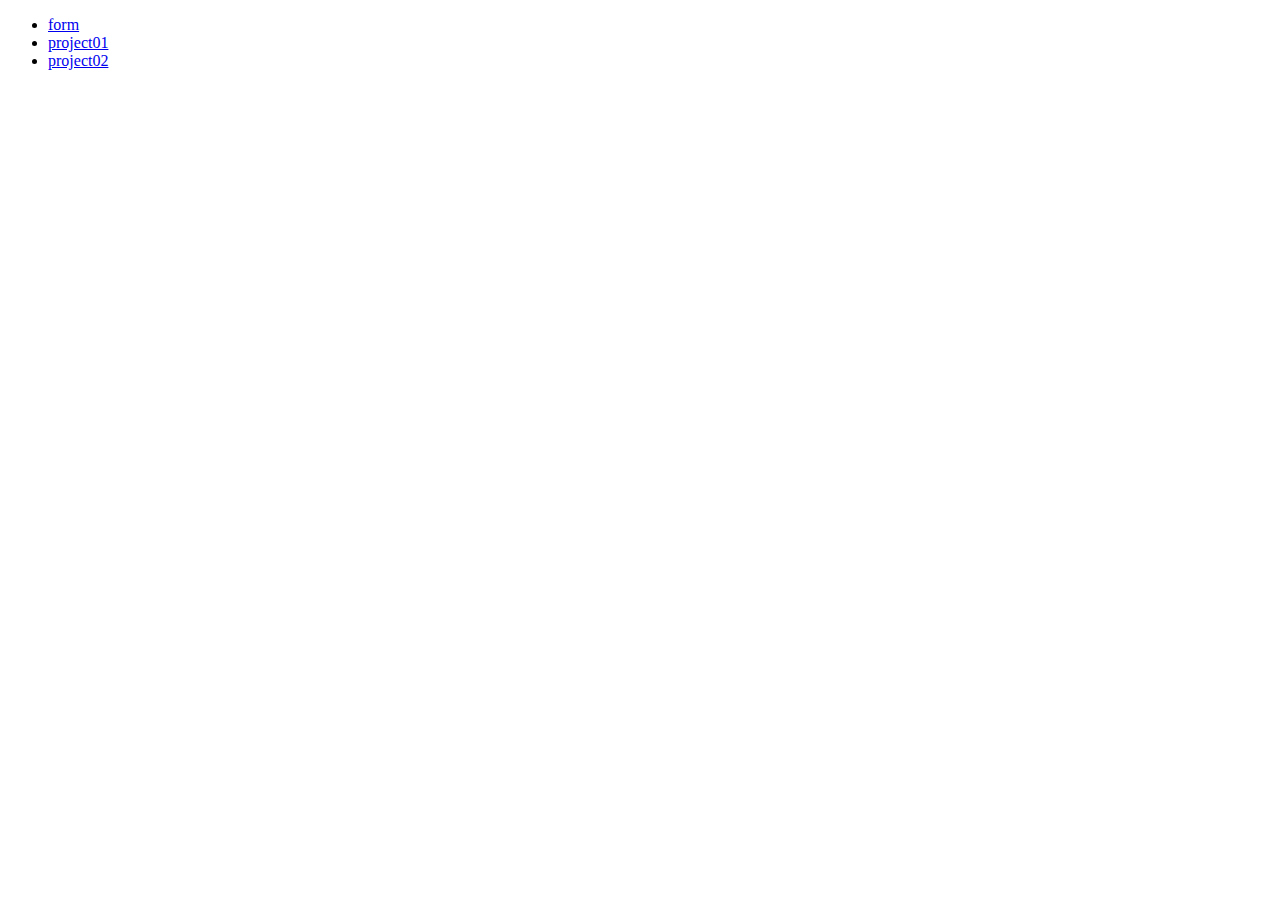
<file: index.html>
<!DOCTYPE html>
<html lang="en">
  <head>
    <meta charset="UTF-8" />
    <meta name="viewport" content="width=device-width, initial-scale=1.0" />
    <title>Projects</title>
  </head>
  <body>
    <ul>
      <li><a href="./Form-Project/index.html">form</a></li>
      <li><a href="./Project01/index.html">project01</a></li>
      <li><a href="./Project02/index.html">project02</a></li>
    </ul>
  </body>
</html>
</file>
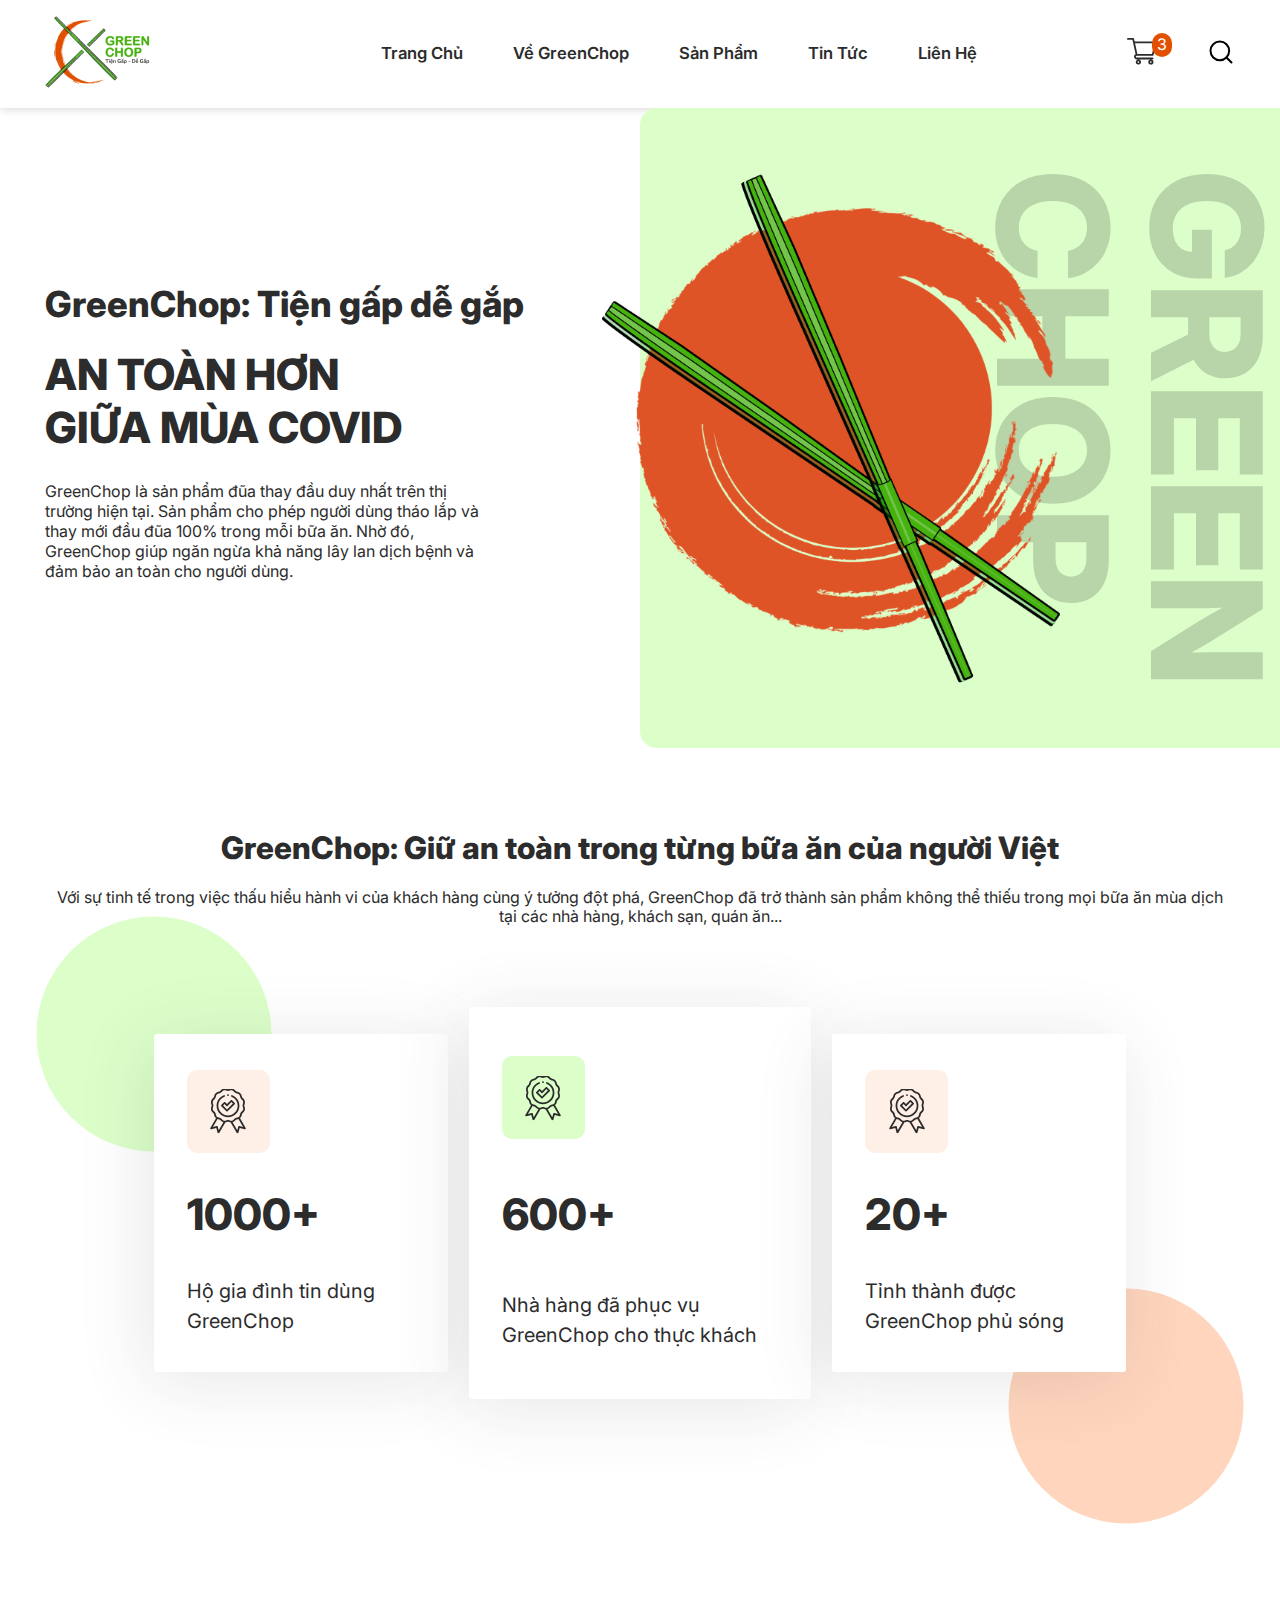
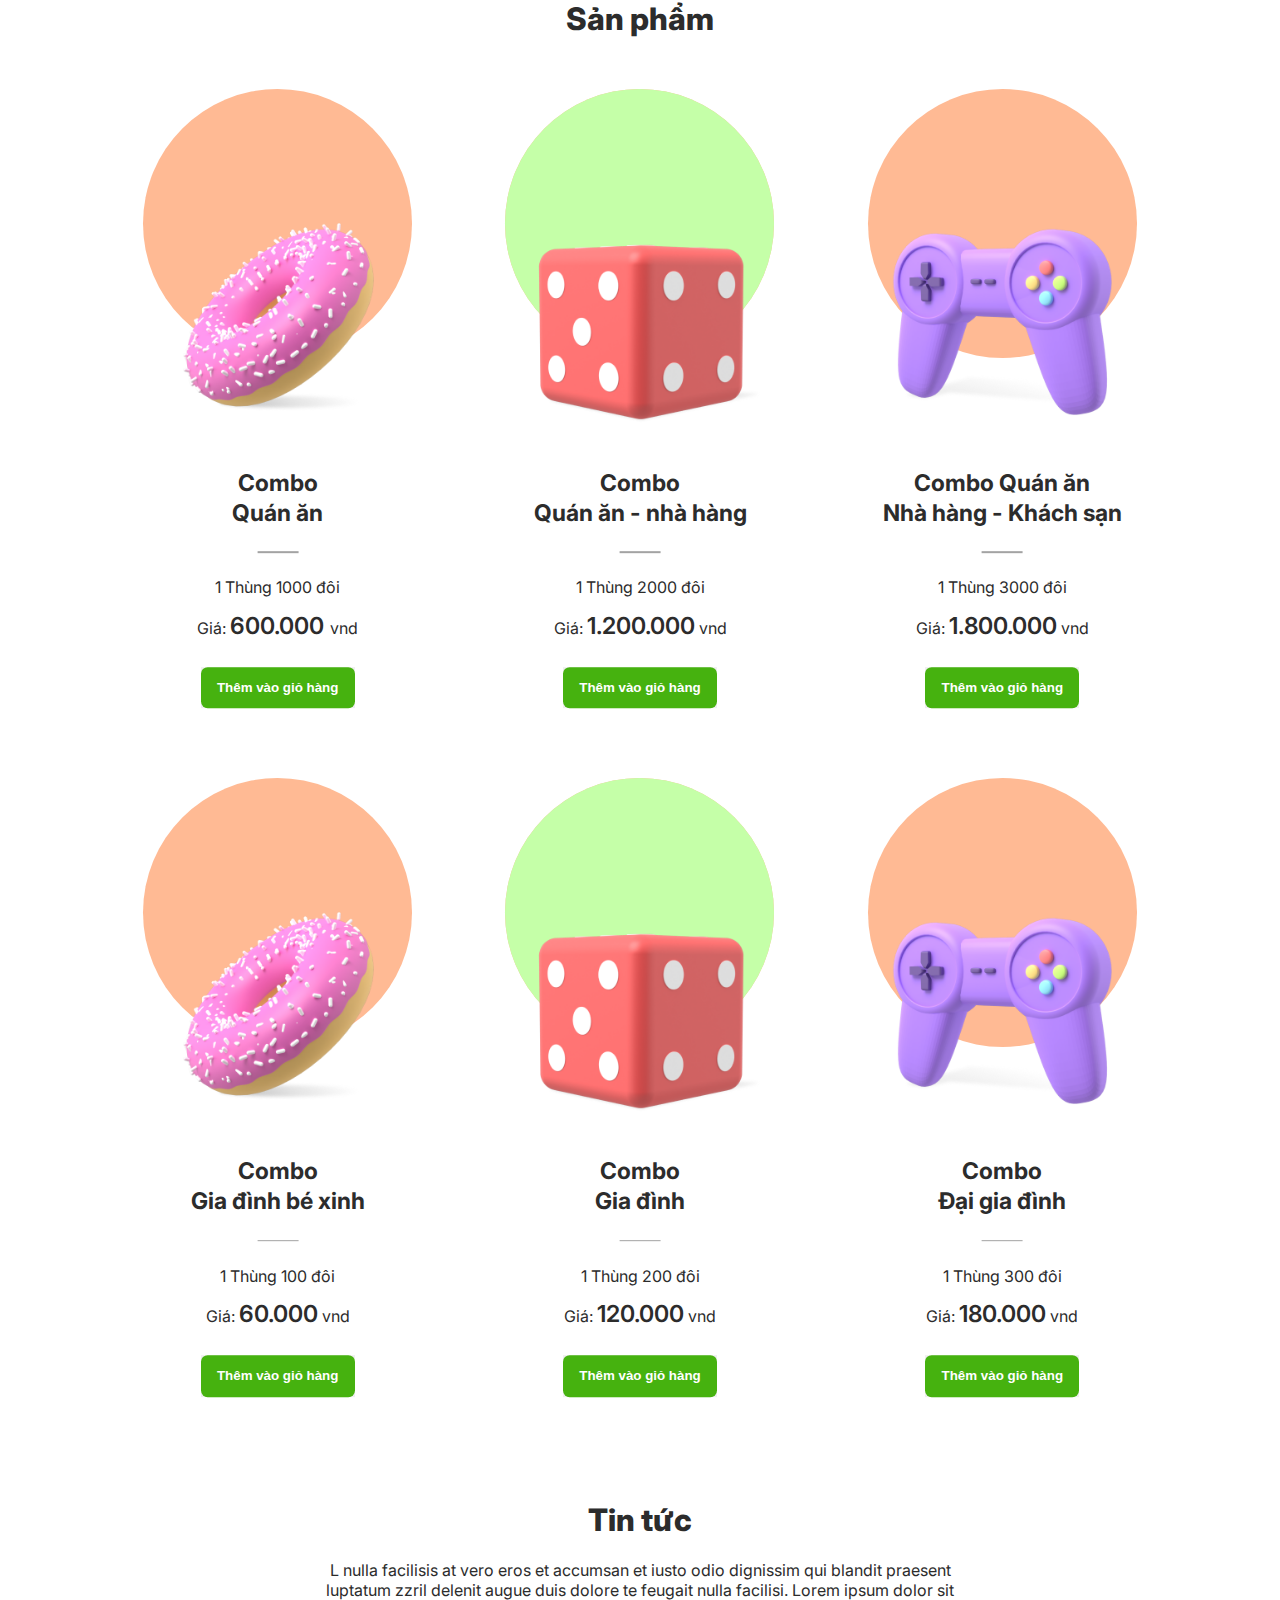
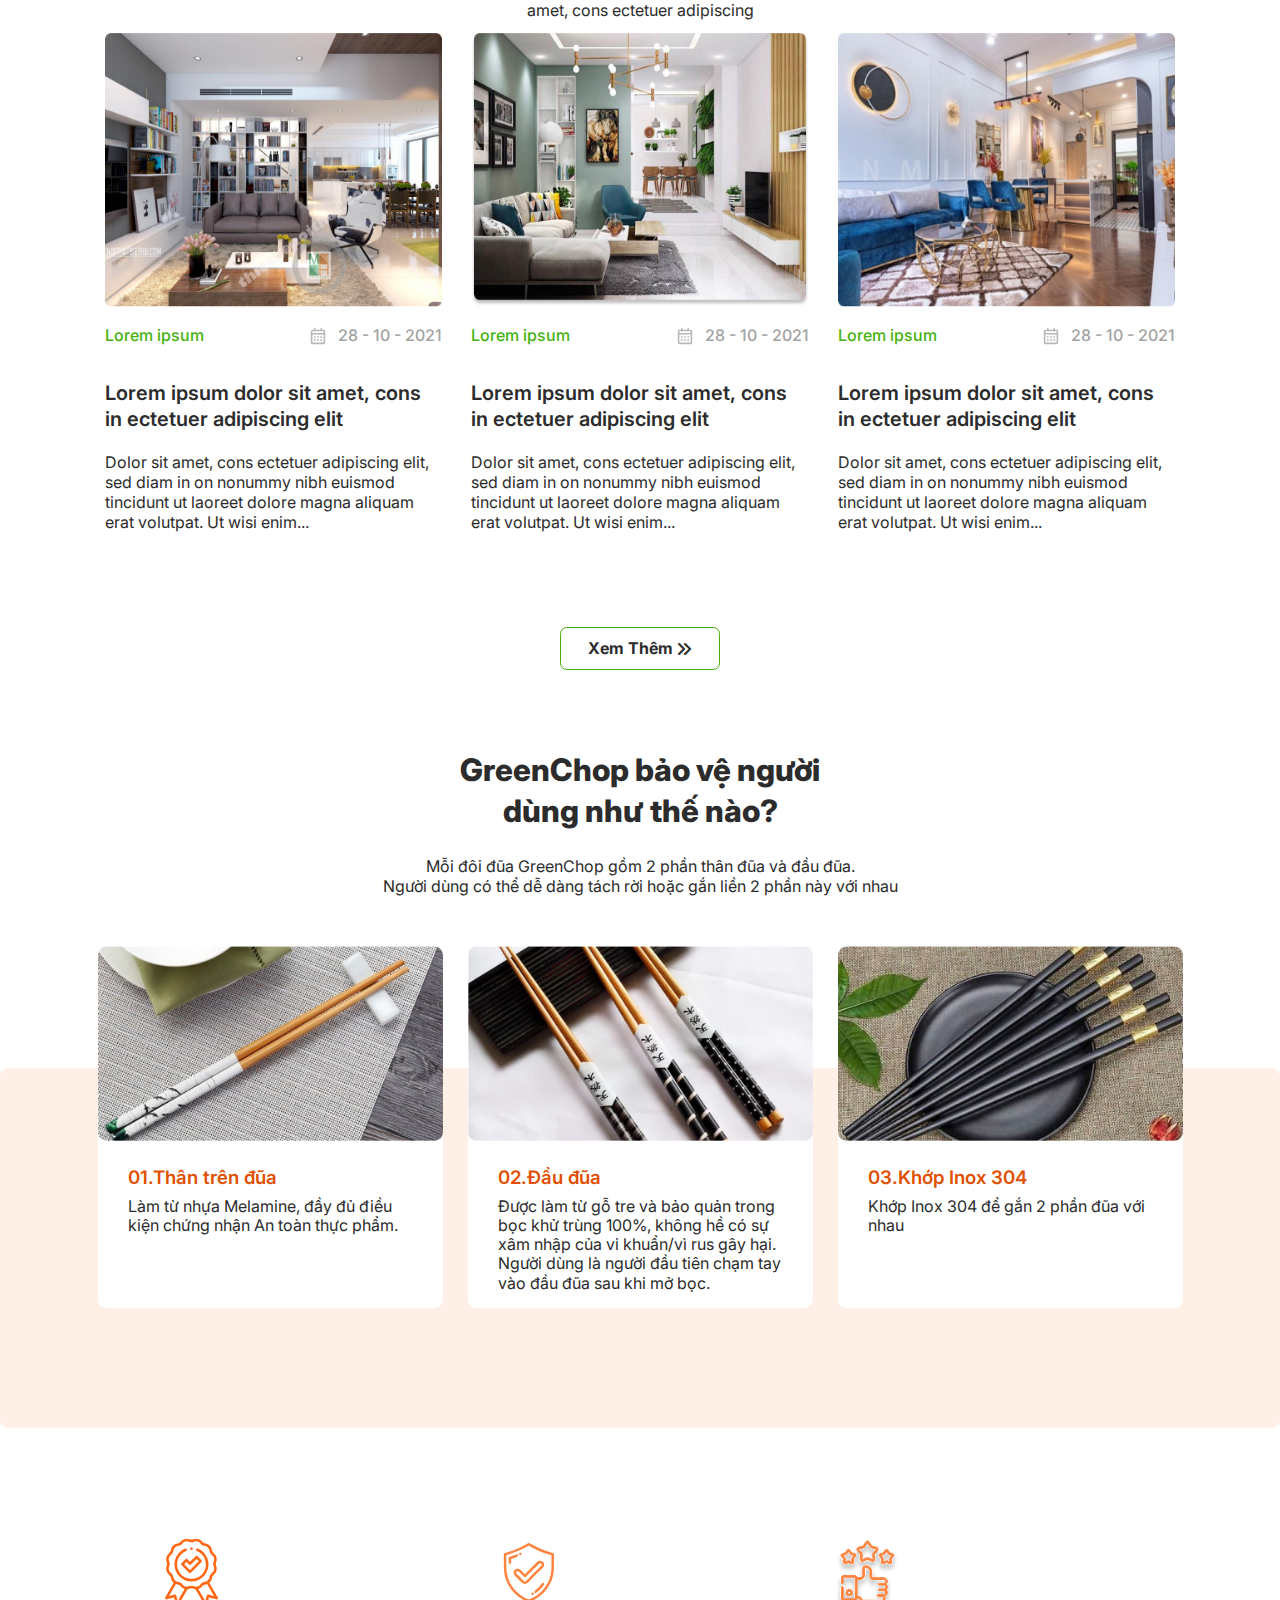
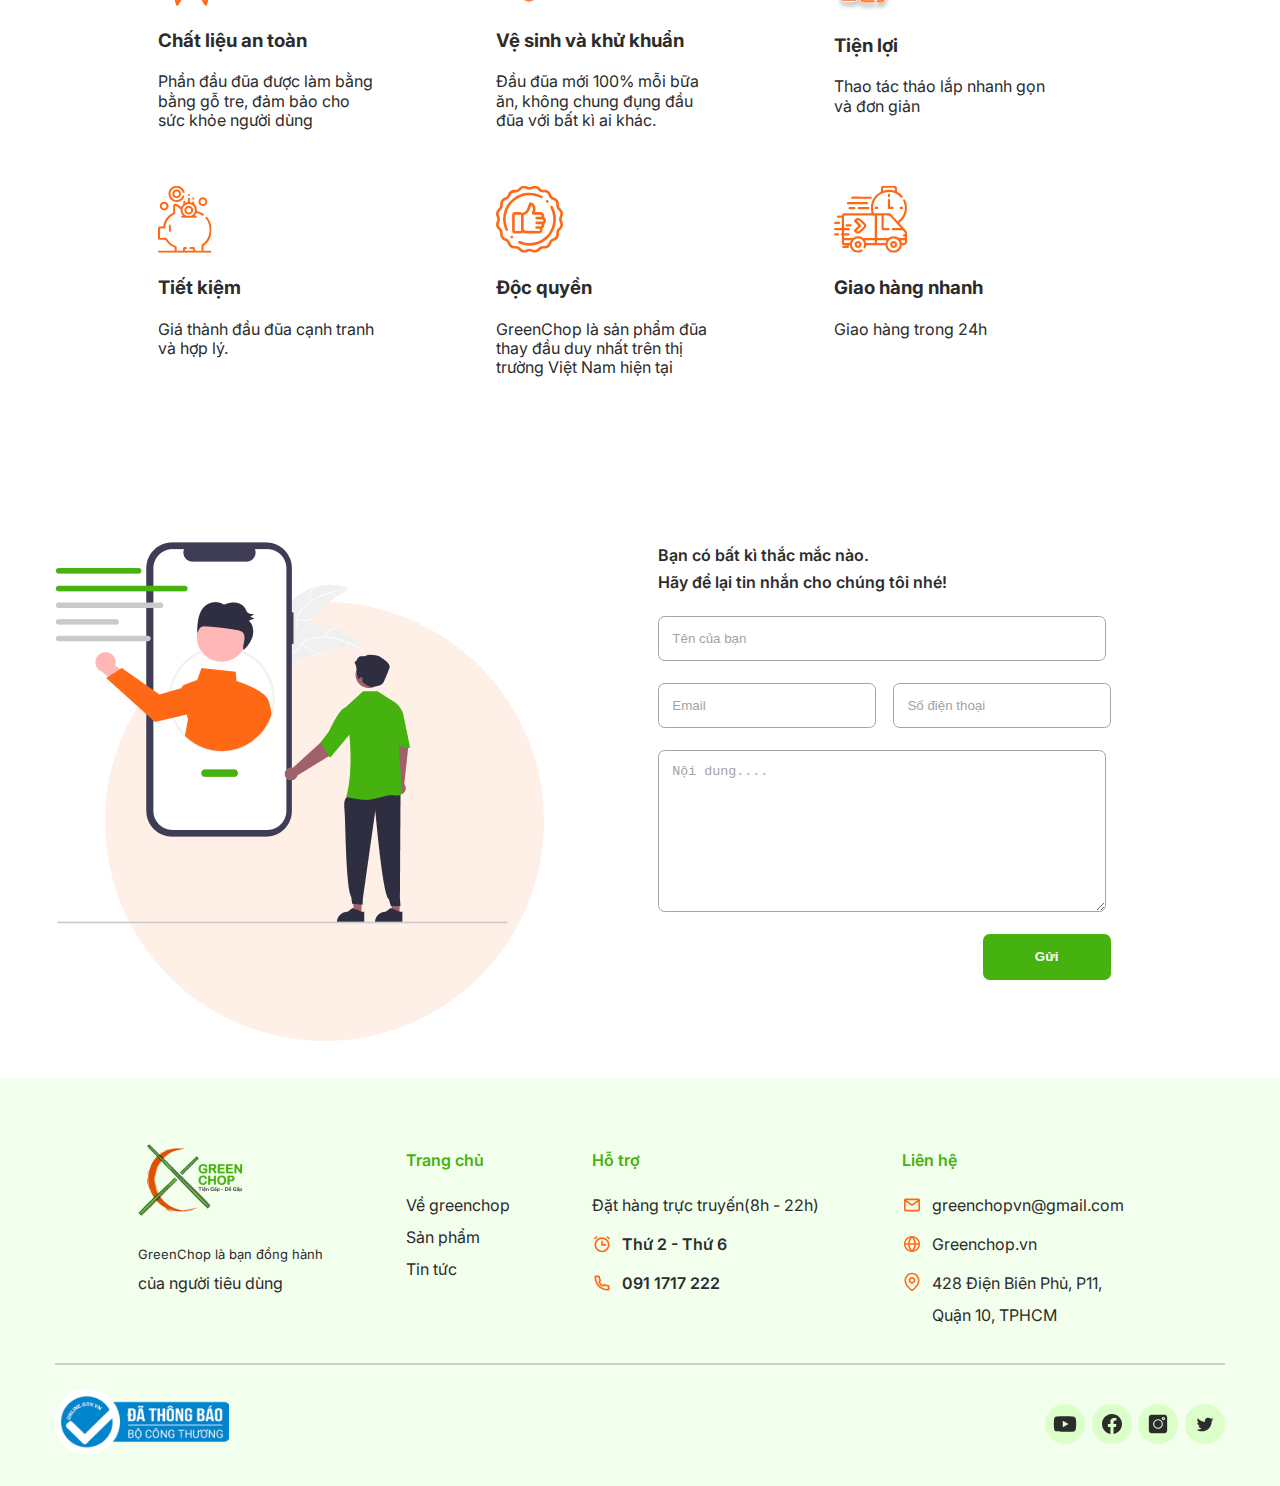
<file: Form-Project/index.html>
<!DOCTYPE html>
<html lang="en">
  <head>
    <meta charset="UTF-8" />
    <meta name="viewport" content="width=device-width, initial-scale=1.0" />
    <title>GreenChop</title>
    <link
      rel="stylesheet"
      href="https://cdnjs.cloudflare.com/ajax/libs/font-awesome/6.4.0/css/all.min.css"
    />
    <link
      rel="stylesheet"
      href="https://cdnjs.cloudflare.com/ajax/libs/animate.css/4.1.1/animate.min.css"
    />
    <link rel="stylesheet" href="./css/gird.css" />
    <link rel="stylesheet" href="./css/style.css" />
    <link rel="stylesheet" href="./css/pages/home/home.css" />
  </head>
  <body id="back">
    <input type="radio" name="nav" id="home" hidden />
    <input type="radio" name="nav" id="greenchop" hidden />
    <input type="radio" name="nav" id="product" hidden />
    <input type="radio" name="nav" id="new" hidden />
    <input type="radio" name="nav" id="contact" hidden />
    <header class="header">
      <div class="container">
        <div class="row">
          <div class="col-2">
            <div class="header-logo">
              <a href="#"><img src="./logo/logo.png" alt="#" /></a>
            </div>
            <!-- end .header-logo -->
          </div>
          <div class="col-10">
            <div class="header-right">
              <input type="checkbox" id="menu-toggle" hidden />
              <nav class="menu">
                <ul>
                  <li>
                    <a href="#1">Trang Chủ</a>
                  </li>
                  <li>
                    <a href="#2">Về GreenChop</a>
                  </li>
                  <li>
                    <a href="#3"> Sản Phẩm </a>
                  </li>
                  <li>
                    <a href="#4"> Tin Tức</a>
                  </li>
                  <li>
                    <a href="#5"> Liên Hệ </a>
                  </li>
                </ul>
              </nav>
              <label for="menu-toggle" class="overlay"></label>
              <!-- end  .menu-->
              <div class="cart-icon">
                <a href="#">
                  <img src="./icons/cart.svg" alt="#" />
                  <span>3</span>
                </a>
              </div>
              <!-- end .cart-icon -->
              <div class="search-icon">
                <a href="#"><img src="./icons/search.svg" alt="#" /></a>
              </div>
              <div class="menu-toggle">
                <label for="menu-toggle">
                  <i class="fa-solid fa-bars fa-2x"></i>
                </label>
              </div>
              <!-- end .search-icon -->
            </div>
            <!-- end .header-right -->
          </div>
        </div>
      </div>
    </header>
    <section class="section">
      <article class="article">
        <div class="home" id="1">
          <div class="container">
            <div class="row">
              <div class="col-12 col-xl-6">
                <div class="home-left">
                  <h1>GreenChop: Tiện gấp dễ gắp</h1>
                  <p>AN TOÀN HƠN GIỮA MÙA COVID</p>
                  <p>
                    GreenChop là sản phẩm đũa thay đầu duy nhất trên thị trường
                    hiện tại. Sản phẩm cho phép người dùng tháo lắp và thay mới
                    đầu đũa 100% trong mỗi bữa ăn. Nhờ đó, GreenChop giúp ngăn
                    ngừa khả năng lây lan dịch bệnh và đảm bảo an toàn cho người
                    dùng.
                  </p>
                </div>
              </div>

              <div class="col-12 col-xl-6">
                <div class="home-right">
                  <div class="home-right-para">
                    <p>GREEN CHOP</p>
                  </div>
                  <img src="./images/hero-image.png" alt="#" />
                </div>
              </div>
            </div>
          </div>
        </div>
        <div class="achievement">
          <div class="container">
            <div class="achievement-para">
              <h2>GreenChop: Giữ an toàn trong từng bữa ăn của người Việt</h2>
              <p>
                Với sự tinh tế trong việc thấu hiểu hành vi của khách hàng cùng
                ý tưởng đột phá, GreenChop đã trở thành sản phẩm không thể thiếu
                trong mọi bữa ăn mùa dịch tại các nhà hàng, khách sạn, quán
                ăn...
              </p>
            </div>
            <div class="achievement-quality">
              <div class="family">
                <div class="icon-quality">
                  <img src="./icons/quality-white.svg" alt="#" />
                </div>
                <span>1000+</span>
                <p>Hộ gia đình tin dùng GreenChop</p>
              </div>
              <div class="restaurant">
                <div class="icon-quality">
                  <img src="./icons/quality-white.svg" alt="#" />
                </div>
                <span>600+</span>
                <p>Nhà hàng đã phục vụ GreenChop cho thực khách</p>
              </div>
              <div class="province">
                <div class="icon-quality">
                  <img src="./icons/quality-white.svg" alt="#" />
                </div>
                <span>20+</span>
                <p>Tỉnh thành được GreenChop phủ sóng</p>
              </div>
            </div>
          </div>
        </div>
        <div class="product" id="2">
          <h2>Sản phẩm</h2>
          <div class="container">
            <div class="product-item">
              <div class="product-image">
                <img src="./images/product-donut.png" alt="#" />
              </div>
              <h2>Combo <br />Quán ăn</h2>
              <p>1 Thùng 1000 đôi</p>
              <p>Giá: <span>600.000 </span>vnd</p>

              <button class="btn"><a href="#">Thêm vào giỏ hàng</a></button>
            </div>
            <div class="product-item">
              <div class="product-image">
                <img src="./images/product-dice.png" alt="#" />
              </div>
              <h2>
                Combo <br />
                Quán ăn - nhà hàng
              </h2>
              <p>1 Thùng 2000 đôi</p>
              <p>Giá: <span>1.200.000</span> vnd</p>
              <button class="btn"><a href="#">Thêm vào giỏ hàng</a></button>
            </div>
            <div class="product-item">
              <div class="product-image">
                <img src="./images/product-game.png" alt="#" />
              </div>
              <h2>Combo Quán ăn <br />Nhà hàng - Khách sạn</h2>
              <p>1 Thùng 3000 đôi</p>
              <p>Giá: <span>1.800.000</span> vnd</p>
              <button class="btn"><a href="#">Thêm vào giỏ hàng</a></button>
            </div>
            <div class="product-item">
              <div class="product-image">
                <img src="./images/product-donut.png" alt="#" />
              </div>
              <h2>
                Combo <br />
                Gia đình bé xinh
              </h2>
              <p>1 Thùng 100 đôi</p>
              <p>Giá: <span>60.000</span> vnd</p>
              <button class="btn"><a href="#">Thêm vào giỏ hàng</a></button>
            </div>
            <div class="product-item">
              <div class="product-image">
                <img src="./images/product-dice.png" alt="#" />
              </div>
              <h2>Combo <br />Gia đình</h2>
              <p>1 Thùng 200 đôi</p>
              <p>Giá: <span>120.000</span> vnd</p>
              <button class="btn"><a href="#">Thêm vào giỏ hàng</a></button>
            </div>
            <div class="product-item">
              <div class="product-image">
                <img src="./images/product-game.png" alt="#" />
              </div>
              <h2>
                Combo <br />
                Đại gia đình
              </h2>
              <p>1 Thùng 300 đôi</p>
              <p>Giá: <span>180.000</span> vnd</p>
              <button class="btn"><a href="#">Thêm vào giỏ hàng</a></button>
            </div>
          </div>
        </div>
        <div class="new" id="3">
          <div class="container">
            <div class="new-para">
              <div class="title"><h2>Tin tức</h2></div>
              <p>
                L nulla facilisis at vero eros et accumsan et iusto odio
                dignissim qui blandit praesent luptatum zzril delenit augue duis
                dolore te feugait nulla facilisi. Lorem ipsum dolor sit amet,
                cons ectetuer adipiscing
              </p>
            </div>
            <div class="new-item">
              <div class="item">
                <p><img src="./images/news1.jpg" alt="#" /></p>
                <span>
                  <p>Lorem ipsum</p>
                  <div>
                    <img src="./icons/calendar.svg" alt="#" />
                    <p>28 - 10 - 2021</p>
                  </div>
                </span>
                <h3>
                  Lorem ipsum dolor sit amet, cons in ectetuer adipiscing elit
                </h3>
                <p>
                  Dolor sit amet, cons ectetuer adipiscing elit, sed diam in on
                  nonummy nibh euismod tincidunt ut laoreet dolore magna aliquam
                  erat volutpat. Ut wisi enim...
                </p>
              </div>
              <div class="item">
                <p><img src="./images/news2.jpg" alt="#" /></p>
                <span>
                  <p>Lorem ipsum</p>
                  <div>
                    <img src="./icons/calendar.svg" alt="#" />
                    <p>28 - 10 - 2021</p>
                  </div>
                </span>
                <h3>
                  Lorem ipsum dolor sit amet, cons in ectetuer adipiscing elit
                </h3>
                <p>
                  Dolor sit amet, cons ectetuer adipiscing elit, sed diam in on
                  nonummy nibh euismod tincidunt ut laoreet dolore magna aliquam
                  erat volutpat. Ut wisi enim...
                </p>
              </div>
              <div class="item">
                <p><img src="./images/news3.jpg" alt="#" /></p>
                <span>
                  <p>Lorem ipsum</p>
                  <div>
                    <img src="./icons/calendar.svg" alt="#" />
                    <p>28 - 10 - 2021</p>
                  </div>
                </span>
                <h3>
                  Lorem ipsum dolor sit amet, cons in ectetuer adipiscing elit
                </h3>
                <p>
                  Dolor sit amet, cons ectetuer adipiscing elit, sed diam in on
                  nonummy nibh euismod tincidunt ut laoreet dolore magna aliquam
                  erat volutpat. Ut wisi enim...
                </p>
              </div>
            </div>
            <div class="btn">
              <a href="#">
                <p>Xem Thêm</p>
                <i class="fa-solid fa-angles-right"></i>
              </a>
            </div>
          </div>
        </div>
        <div class="protect" id="4">
          <div class="background"></div>
          <div class="container">
            <div class="protect-para">
              <h2>GreenChop bảo vệ người dùng như thế nào?</h2>
              <p>
                Mỗi đôi đũa GreenChop gồm 2 phần thân đũa và đầu đũa. <br />
                Người dùng có thể dễ dàng tách rời hoặc gắn liền 2 phần này với
                nhau
              </p>
            </div>
            <div class="protect-item">
              <div class="item">
                <img src="./images/info1.jpg" alt="#" />
                <h3>Thân trên đũa</h3>
                <p>
                  Làm từ nhựa Melamine, đầy đủ điều kiện chứng nhận An toàn thực
                  phẩm.
                </p>
              </div>
              <div class="item">
                <img src="./images/info2.jpg" alt="#" />
                <h3>Đầu đũa</h3>
                <p>
                  Được làm từ gỗ tre và bảo quản trong bọc khử trùng 100%, không
                  hề có sự xâm nhập của vi khuẩn/vì rus gây hại. Người dùng là
                  người đầu tiên chạm tay vào đầu đũa sau khi mở bọc.
                </p>
              </div>
              <div class="item">
                <img src="./images/info3.jpg" alt="#" />
                <h3>Khớp Inox 304</h3>
                <p>Khớp Inox 304 để gắn 2 phần đũa với nhau</p>
              </div>
            </div>
          </div>
        </div>
        <div class="unique" id="5">
          <div class="container">
            <div class="unique-item">
              <div class="item">
                <img src="icons/quality-orange.svg" alt="#" />
                <div class="para">
                  <div class="title"><h3>Chất liệu an toàn</h3></div>
                  <p>
                    Phần đầu đũa được làm bằng bằng gỗ tre, đảm bảo cho sức khỏe
                    người dùng
                  </p>
                </div>
              </div>
              <div class="item">
                <img src="icons/guard.svg" alt="#" />
                <div class="para">
                  <div class="title"><h3>Vệ sinh và khử khuẩn</h3></div>
                  <p>
                    Đầu đũa mới 100% mỗi bữa ăn, không chung đụng đầu đũa với
                    bất kì ai khác.
                  </p>
                </div>
              </div>
              <div class="item">
                <img src="icons/vote-like.svg" alt="#" />
                <div class="para">
                  <div class="title"><h3>Tiện lợi</h3></div>
                  <p>Thao tác tháo lắp nhanh gọn và đơn giản</p>
                </div>
              </div>

              <div class="item">
                <img src="icons/pig.svg" alt="#" />
                <div class="para">
                  <div class="title"><h3>Tiết kiệm</h3></div>
                </div>
                <p>Giá thành đầu đũa cạnh tranh và hợp lý.</p>
              </div>
              <div class="item">
                <img src="icons/like.svg" alt="#" />
                <div class="para">
                  <div class="title"><h3>Độc quyền</h3></div>
                  <p>
                    GreenChop là sản phẩm đũa thay đầu duy nhất trên thị trường
                    Việt Nam hiện tại
                  </p>
                </div>
              </div>
              <div class="item">
                <img src="icons/car.svg" alt="#" />
                <div class="para">
                  <div class="title"><h3>Giao hàng nhanh</h3></div>
                  <p>Giao hàng trong 24h</p>
                </div>
              </div>
            </div>
          </div>
        </div>
        <div class="form" id="2">
          <div class="container">
            <div class="form-left">
              <img src="./images/form.png" alt="#" />
            </div>
            <div class="form-right">
              <div class="form-title">
                <p>
                  Bạn có bất kì thắc mắc nào. <br />Hãy để lại tin nhắn cho
                  chúng tôi nhé!
                </p>
              </div>
              <div class="input">
                <form action="#">
                  <input
                    type="text"
                    name="name"
                    id="name"
                    placeholder="Tên của bạn"
                  />
                  <div class="line2">
                    <input
                      type="email"
                      name="email"
                      id="email"
                      placeholder="Email"
                    />
                    <input
                      type="text"
                      name="phone"
                      id="phone"
                      placeholder="Số điện thoại"
                    />
                  </div>
                  <textarea
                    name="message"
                    id="message"
                    placeholder="Nội dung...."
                  ></textarea>
                  <button type="submit">Gửi</button>
                </form>
              </div>
            </div>
          </div>
        </div>
      </article>
    </section>
    <footer class="footer">
      <div class="container">
        <div class="footer-top">
          <div class="footer-top-greenchop">
            <div class="title"><img src="./logo/logo.png" alt="#" /></div>
            <div class="content">
              <p>GreenChop là bạn đồng hành</p>
              <p>của người tiêu dùng</p>
            </div>
          </div>
          <div class="footer-top-home">
            <div class="title">
              <p>Trang chủ</p>
            </div>
            <div class="footer-top-content">
              <p>Về greenchop</p>
              <p>Sản phẩm</p>
              <p>Tin tức</p>
            </div>
          </div>
          <div class="footer-top-support">
            <div class="title"><p>Hỗ trợ</p></div>
            <div class="content">
              <p>Đặt hàng trực truyến(8h - 22h)</p>
              <p>
                <img src="./icons/alarm.svg" alt="#" />
                <span>Thứ 2 - Thứ 6</span>
              </p>
              <p>
                <img src="./icons/phone_outline.svg" alt="#" /><span
                  >091 1717 222</span
                >
              </p>
            </div>
          </div>
          <div class="footer-top-contact">
            <div class="title"><p>Liên hệ</p></div>
            <div class="content">
              <p>
                <img src="./icons/mail.svg" alt="#" /> greenchopvn@gmail.com
              </p>
              <p><img src="./icons/earth.svg" alt="#" />Greenchop.vn</p>
              <p>
                <img src="./icons/map.svg" alt="#" />428 Điện Biên Phủ, P11,
                Quận 10, TPHCM
              </p>
            </div>
          </div>
        </div>
        <div class="footer-middle"></div>
        <div class="footer-bottom">
          <div class="verify">
            <a href="#"><img src="./images/verify.png" alt="#" /></a>
          </div>
          <div class="footer-bottom-icon">
            <a href="#">
              <img src="./icons/youtube.svg" alt="#" />
            </a>
            <a href="#">
              <img src="./icons/facebook.svg" alt="#" />
            </a>
            <a href="#">
              <img src="./icons/instagram.svg" alt="#" />
            </a>
            <a href="#">
              <img src="./icons/twitter.svg" alt="#" />
            </a>
          </div>
        </div>
      </div>
    </footer>
  </body>
</html>
</file>
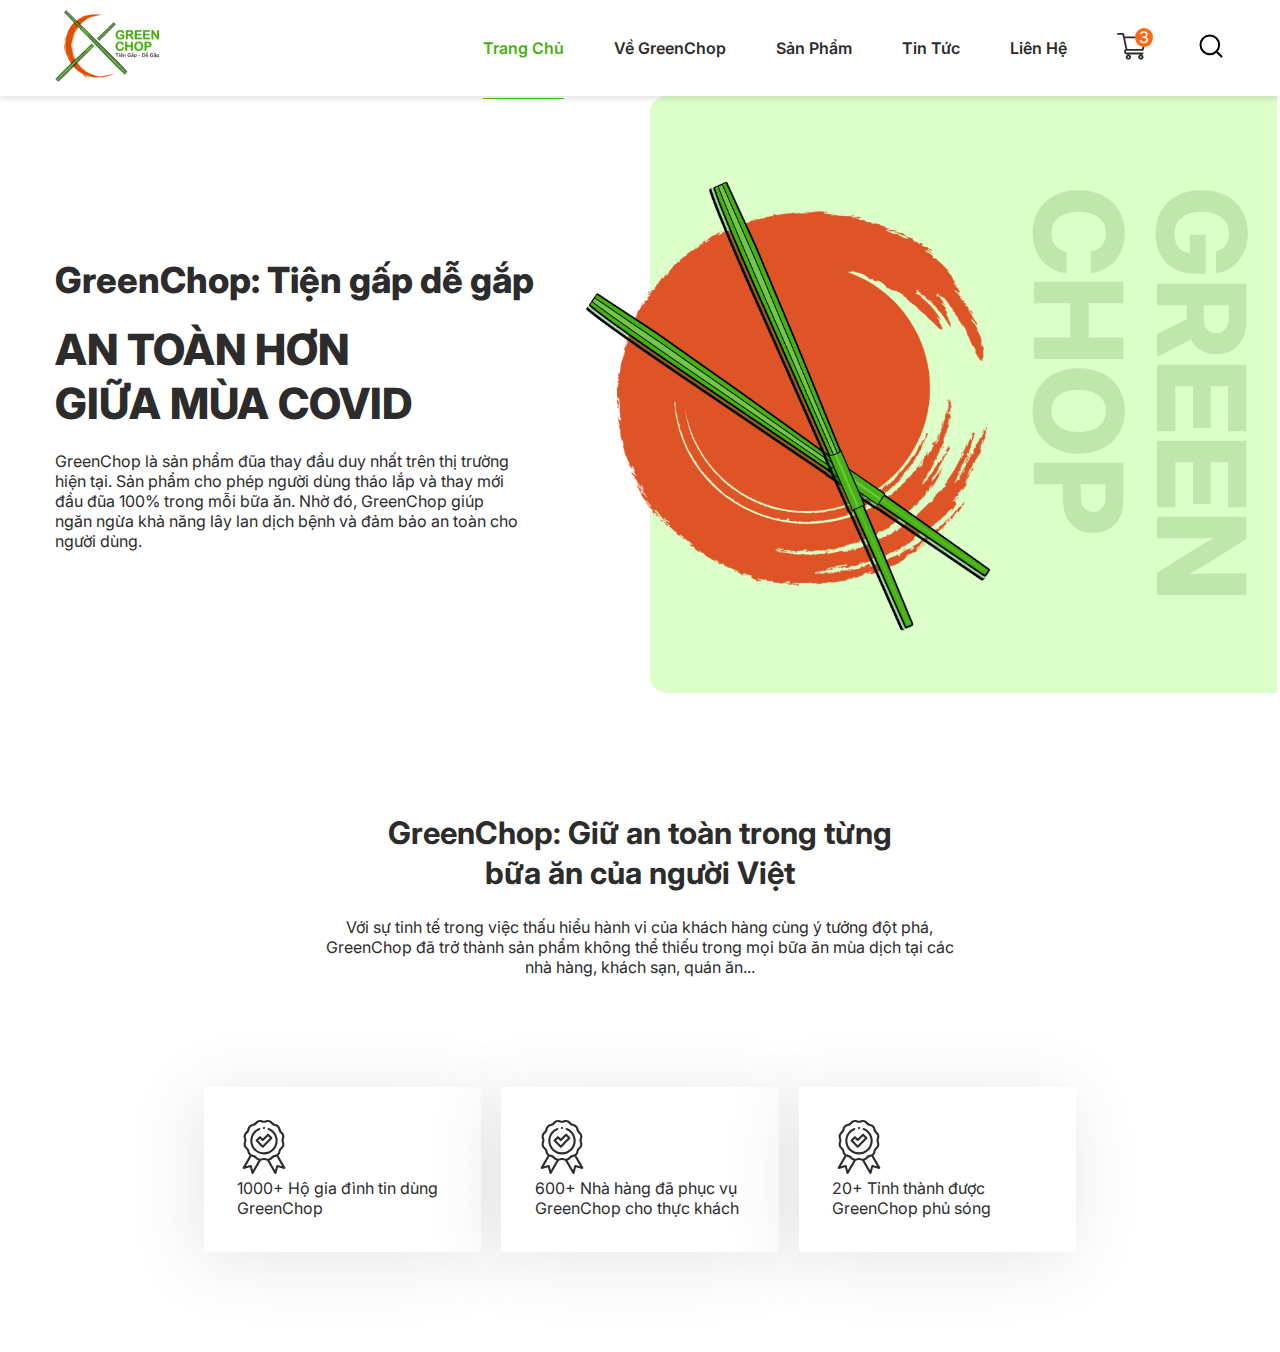
<file: GreenChop/index.html>
<!DOCTYPE html>
<html lang="en">
  <head>
    <meta charset="UTF-8" />
    <meta name="viewport" content="width=device-width, initial-scale=1.0" />
    <title>Document</title>
    <link
      rel="stylesheet"
      href="https://cdnjs.cloudflare.com/ajax/libs/font-awesome/6.4.2/css/all.min.css"
    />
    <link
      rel="stylesheet"
      href="https://cdnjs.cloudflare.com/ajax/libs/animate.css/4.1.1/animate.min.css"
    />
    <link rel="stylesheet" href="./css/gird.css" />
    <link rel="stylesheet" href="./css/style.css" />
  </head>
  <body>
    <header class="header">
      <div class="container">
        <div class="row align-items-center">
          <div class="col-4 d-lg-none">
            <!-- pham vi nho nhat ma no co the the hien none la 992px neu con nho hon thi no se block  -->
            <label for="menu-toggle" class="menu-toggle"
              ><i class="fa-solid fa-bars"></i
            ></label>
          </div>
          <div class="col-4 col-lg-2">
            <!-- pham vi nho nhat ma no co the hien 2 cot la 992 neu con nho hon thi no se col-4  -->
            <div class="logo">
              <a href="#"><img src="./logo/logo.png" alt="" /></a>
            </div>
          </div>
          <div class="col-4 col-lg-10">
            <!-- pham vi nho nhat ma no co the hien 10 cot la 992 neu con nho hon thi se the hien col-4  -->
            <div class="header-nav">
              <input
                type="checkbox"
                name="menu-toggle"
                id="menu-toggle"
                hidden
              />
              <label for="menu-toggle" class="menu-overlay"></label>
              <nav class="menu">
                <ul>
                  <li class="active"><a href="#">Trang Chủ</a></li>
                  <li><a href="#">Về GreenChop</a></li>
                  <li><a href="#">Sản Phẩm</a></li>
                  <li><a href="#">Tin Tức</a></li>
                  <li><a href="#">Liên Hệ</a></li>
                </ul>
              </nav>
              <div class="cart-icon">
                <a href="#"
                  ><img src="./icons/cart.svg" alt="" /> <span>3</span></a
                >
              </div>
              <div class="search-icon">
                <img src="./icons/search.svg" alt="" />
              </div>
            </div>
          </div>
        </div>
      </div>
    </header>
    <section class="hero">
      <div class="container">
        <div class="row align-items-center">
          <div class="col-12 col-lg-6">
            <div class="hero-text">
              <h1>GreenChop: Tiện gấp dễ gắp</h1>
              <h2>
                AN TOÀN HƠN <br />
                GIỮA MÙA COVID
              </h2>
              <p>
                GreenChop là sản phẩm đũa thay đầu duy nhất trên thị trường hiện
                tại. Sản phẩm cho phép người dùng tháo lắp và thay mới đầu đũa
                100% trong mỗi bữa ăn. Nhờ đó, GreenChop giúp ngăn ngừa khả năng
                lây lan dịch bệnh và đảm bảo an toàn cho người dùng.
              </p>
            </div>
          </div>
          <div class="col-12 col-lg-6">
            <div class="hero-image">
              <img src="./images/hero-image.png" alt="" />
              <span>GREEN<br />CHOP</span>
            </div>
          </div>
        </div>
      </div>
    </section>
    <section class="counter">
      <div class="container">
        <div class="counter-heading">
          <h2>GreenChop: Giữ an toàn trong từng <br />bữa ăn của người Việt</h2>
          <p>
            Với sự tinh tế trong việc thấu hiểu hành vi của khách hàng cùng ý
            tưởng đột phá, GreenChop đã trở thành sản phẩm không thể thiếu trong
            mọi bữa ăn mùa dịch tại các nhà hàng, khách sạn, quán ăn...
          </p>
        </div>
        <div class="counter-list">
          <div class="row justify-content-center">
            <div class="col-3">
              <div class="counter-item">
                <div class="counter-icon">
                  <img src="./icons/quality-white.svg" alt="" />
                </div>
                <span class="counter-numer">1000+</span>
                <span class="desc">Hộ gia đình tin dùng GreenChop</span>
              </div>
            </div>
            <div class="col-3">
              <div class="counter-item">
                <div class="counter-icon">
                  <img src="./icons/quality-white.svg" alt="" />
                </div>
                <span class="counter-numer">600+</span>
                <span class="desc"
                  >Nhà hàng đã phục vụ GreenChop cho thực khách</span
                >
              </div>
            </div>
            <div class="col-3">
              <div class="counter-item">
                <div class="counter-icon">
                  <img src="./icons/quality-white.svg" alt="" />
                </div>
                <span class="counter-numer">20+</span>
                <span class="desc">Tỉnh thành được GreenChop phủ sóng</span>
              </div>
            </div>
          </div>
        </div>
      </div>
    </section>
  </body>
</html>
</file>
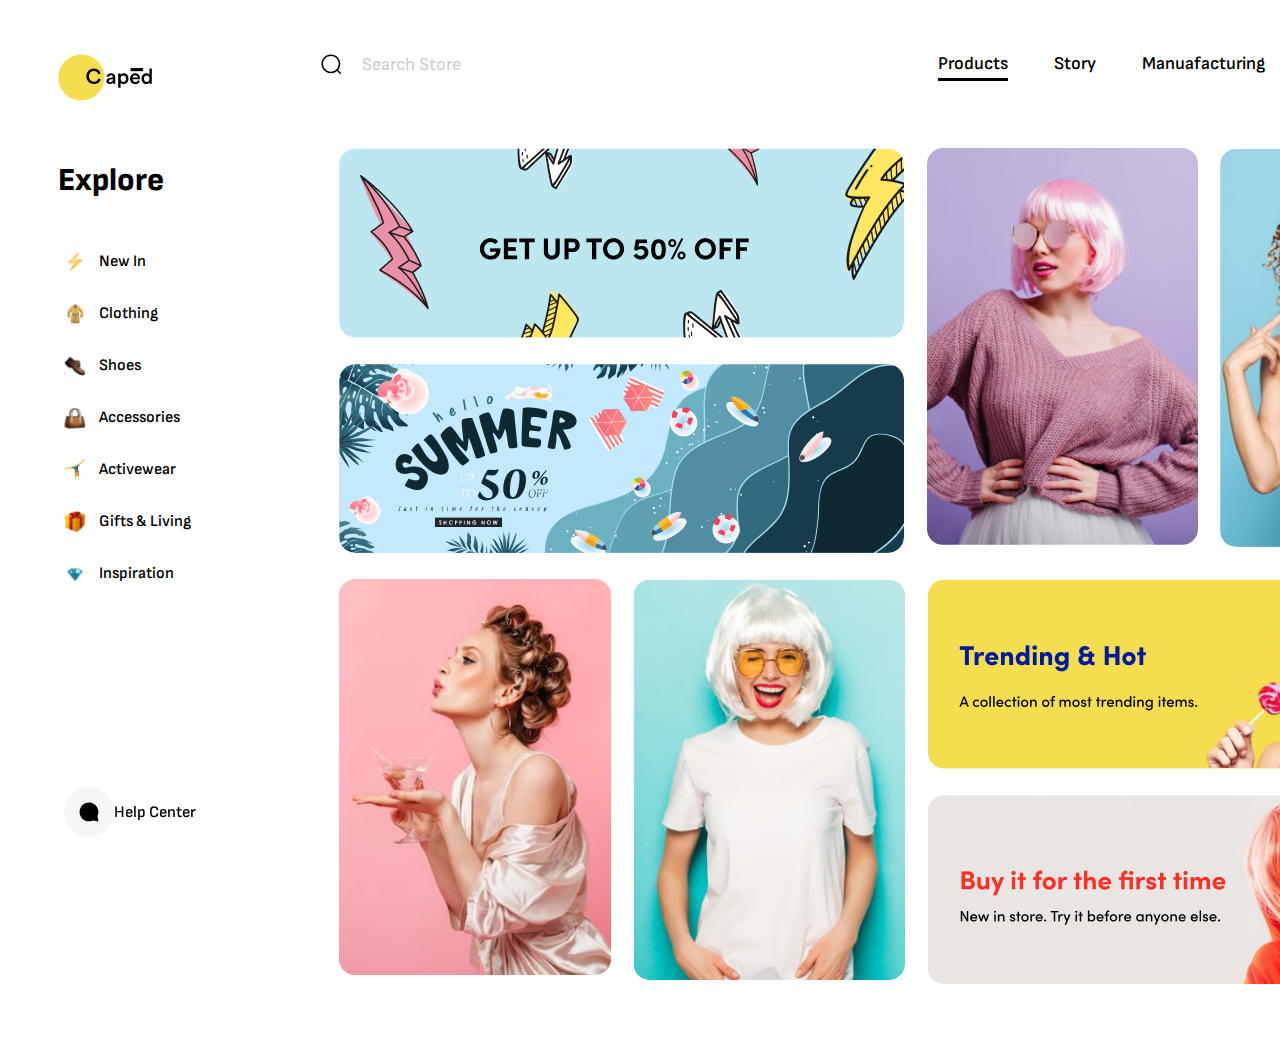
<file: Project01/index.html>
<!DOCTYPE html>
<html lang="en">
  <head>
    <meta charset="UTF-8" />
    <meta name="viewport" content="width=device-width, initial-scale=1.0" />
    <title>Ecommerce Website UI</title>
    <link
      href="https://fonts.googleapis.com/css2?family=Sofia+Sans:wght@400;500;600;800&display=swap"
      rel="stylesheet"
    />
    <link
      rel="apple-touch-icon"
      sizes="180x180"
      href="./favicon/apple-touch-icon.png"
    />
    <link
      rel="icon"
      type="image/png"
      sizes="32x32"
      href="./favicon/favicon-32x32.png"
    />
    <link
      rel="icon"
      type="image/png"
      sizes="16x16"
      href="./favicon/favicon-16x16.png"
    />
    <link rel="manifest" href="./favicon/site.webmanifest" />
    <link rel="stylesheet" href="./css/style.css" />
  </head>
  <body>
    <div class="wrapper">
      <div class="wrapper-inner">
        <!-- Sidebar -->
        <aside class="Sidebar">
          <a href="" class="logo-link"
            ><img src="./images/logo.svg" alt=""
          /></a>
          <h2 class="heading">Explore</h2>
          <nav class="nav">
            <a href="" class="nav-item"
              ><img src="./images/1.svg" alt="" class="icon" />New In</a
            ><a href="" class="nav-item"
              ><img src="./images/2.svg" alt="" class="icon" />Clothing</a
            >
            <a href="" class="nav-item"
              ><img src="./images/3.svg" alt="" class="icon" />Shoes</a
            ><a href="" class="nav-item"
              ><img src="./images/4.svg" alt="" class="icon" />Accessories</a
            >
            <a href="" class="nav-item"
              ><img src="./images/5.svg" alt="" class="icon" />Activewear</a
            ><a href="" class="nav-item"
              ><img src="./images/6.svg" alt="" class="icon" />Gifts & Living</a
            >
            <a href="" class="nav-item"
              ><img src="./images/7.svg" alt="" class="icon" />Inspiration</a
            >
          </nav>
          <button class="btn-chat">
            <span class="icon"><img src="./images/chat.svg" alt="" /></span>Help
            Center
          </button>
        </aside>
        <!-- Header  -->
        <header class="Header">
          <form action="" class="search-form">
            <img src="./icon/search.svg" alt="" class="icon" />
            <input type="text" class="search" placeholder="Search Store" />
          </form>
          <nav class="nav">
            <a href="" class="nav-link active">Products</a
            ><a href="" class="nav-link">Story</a
            ><a href="" class="nav-link">Manuafacturing</a
            ><a href="" class="nav-link">Pakaging</a>
          </nav>
          <div class="actions">
            <a href="" class="action-link"
              ><img src="./icon/basket.svg" alt="" class="action-icon" /></a
            ><a href="" class="action-link"
              ><img src="./icon/person.svg" alt="" class="action-icon"
            /></a>
          </div>
        </header>
        <!-- Main -->
        <main class="Main">
          <div class="container">
            <div class="pic1"><img src="./images/W1.jpg" alt="" /></div>
            <div class="pic2"><img src="./images/W2.png" alt="" /></div>
            <div class="pic3"><img src="./images/pic3.png" alt="" /></div>
            <div class="pic4"><img src="./images/pic4.png" alt="" /></div>
            <div class="pic5"><img src="./images/pic5.png" alt="" /></div>
            <div class="pic6"><img src="./images/pic6.png" alt="" /></div>
            <div class="pic7"><img src="./images/pic7.jpg" alt="" /></div>
            <div class="pic8"><img src="./images/pic8.png" alt="" /></div>
          </div>
        </main>
      </div>
    </div>
  </body>
</html>
</file>
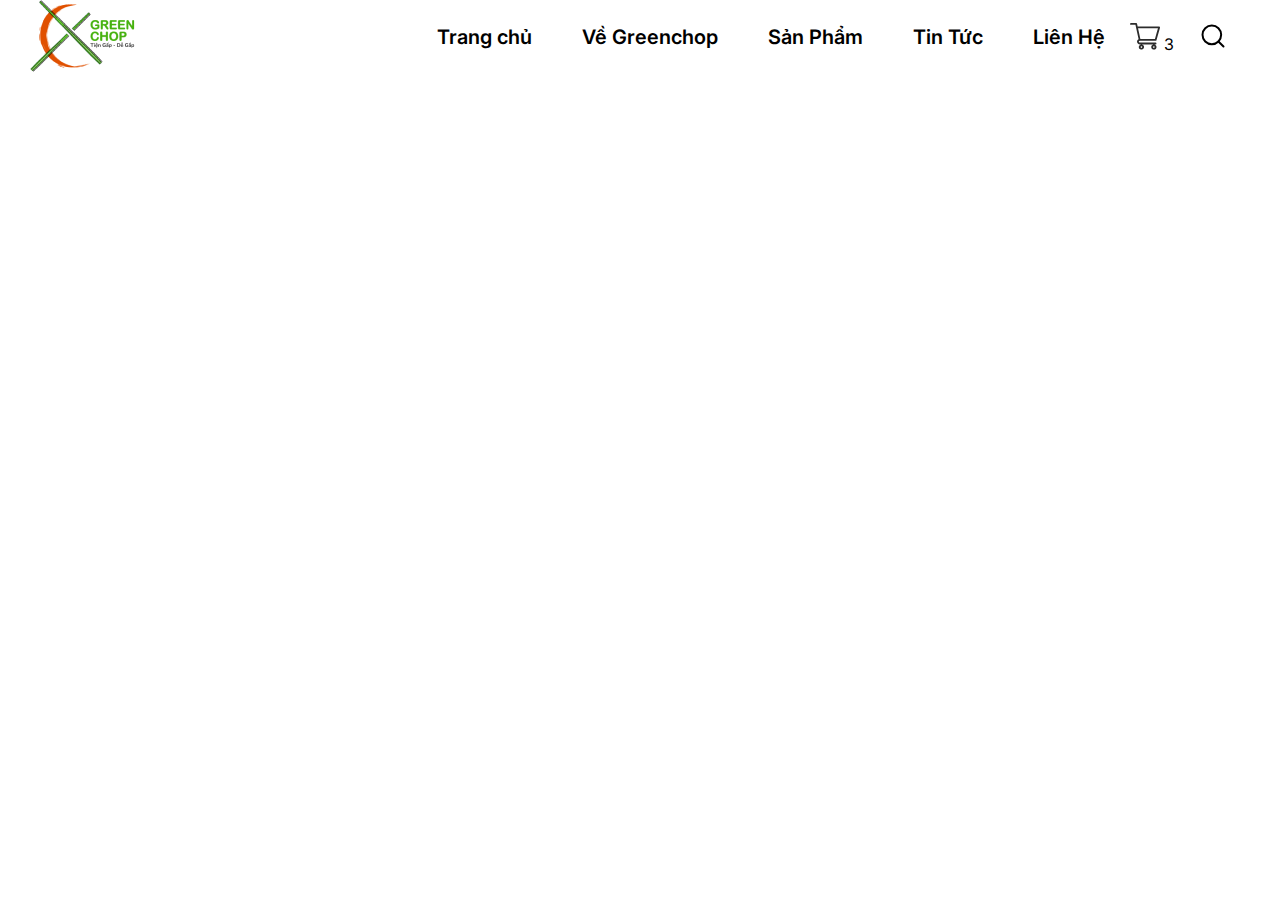
<file: Project02/index.html>
<!DOCTYPE html>
<html lang="en">
  <head>
    <meta charset="UTF-8" />
    <meta name="viewport" content="width=device-width, initial-scale=1.0" />
    <title>Document</title>
    <link
      rel="stylesheet"
      href="https://cdnjs.cloudflare.com/ajax/libs/font-awesome/6.4.0/css/all.min.css"
    />
    <link
      rel="stylesheet"
      href="https://cdnjs.cloudflare.com/ajax/libs/animate.css/4.1.1/animate.min.css"
    />
    <link rel="stylesheet" href="./css/gird.css" />
    <link rel="stylesheet" href="./css/style.css" />
  </head>

  <body>
    <header class="header">
      <div class="container">
        <div class="row">
          <div class="col-4">
            <div class="header-logo">
              <a href=""><img src="./logo/logo.png" alt="Greenchop" /></a>
            </div>
          </div>

          <div class="col-8">
            <div class="header-right">
              <nav class="menu">
                <ul>
                  <li><a href="./index.html">Trang chủ</a></li>
                  <li><a href="pages/about.html"> Về Greenchop</a></li>
                  <li><a href="pages/product.html">Sản Phẩm</a></li>
                  <li><a href="pages/news.html">Tin Tức</a></li>
                  <li><a href="pages/contact.html">Liên Hệ</a></li>
                </ul>
              </nav>
              <div class="cart-icon">
                <a href=""
                  ><img src="./icons/cart.svg" alt="" />
                  <span>3</span>
                </a>
              </div>
              <div class="search-icon">
                <a href=""><img src="icons/search.svg" alt="" /></a>
              </div>
            </div>
          </div>
        </div>
      </div>
    </header>
  </body>
</html>
</file>
<file: Form-Project/css/gird.css>
:root {
  --container-width: 1200px;
  --container-padding: 15px;
  --max-column: 12;
  --column-space: 20px;
  --spacer: 1rem;
}

.container {
  max-width: var(--container-width);
  margin: 0 auto;
  padding: 0 var(--container-padding);
}

.justify-content-start {
  justify-content: flex-start;
}

.justify-content-center {
  justify-content: center;
}

.justify-content-end {
  justify-content: flex-end;
}

.align-items-start {
  align-items: flex-start;
}

.align-items-center {
  align-items: center;
}

.align-items-end {
  align-items: flex-end;
}

.row {
  display: flex;
  flex-wrap: wrap;
  margin: 0 calc(-1 * var(--column-space) / 2);
}
.row.g-0 {
  margin: 0 calc(-1 * var(--column-space) / 2);
  --column-space: 0;
}
.row.g-0 > [class^=col-] {
  padding: 0 calc(var(--column-space) / 2);
  margin-bottom: var(--column-space);
  --column-space-gutter: 0;
}
.row.g-1 {
  margin: 0 calc(-1 * var(--column-space) / 2);
  --column-space: calc(0.25 * var(--spacer));
}
.row.g-1 > [class^=col-] {
  padding: 0 calc(var(--column-space) / 2);
  margin-bottom: var(--column-space);
  --column-space-gutter: calc(0.25 * var(--spacer));
}
.row.g-2 {
  margin: 0 calc(-1 * var(--column-space) / 2);
  --column-space: calc(0.5 * var(--spacer));
}
.row.g-2 > [class^=col-] {
  padding: 0 calc(var(--column-space) / 2);
  margin-bottom: var(--column-space);
  --column-space-gutter: calc(0.5 * var(--spacer));
}
.row.g-3 {
  margin: 0 calc(-1 * var(--column-space) / 2);
  --column-space: calc(1 * var(--spacer));
}
.row.g-3 > [class^=col-] {
  padding: 0 calc(var(--column-space) / 2);
  margin-bottom: var(--column-space);
  --column-space-gutter: calc(1 * var(--spacer));
}
.row.g-4 {
  margin: 0 calc(-1 * var(--column-space) / 2);
  --column-space: calc(1.5 * var(--spacer));
}
.row.g-4 > [class^=col-] {
  padding: 0 calc(var(--column-space) / 2);
  margin-bottom: var(--column-space);
  --column-space-gutter: calc(1.5 * var(--spacer));
}
.row.g-5 {
  margin: 0 calc(-1 * var(--column-space) / 2);
  --column-space: calc(3 * var(--spacer));
}
.row.g-5 > [class^=col-] {
  padding: 0 calc(var(--column-space) / 2);
  margin-bottom: var(--column-space);
  --column-space-gutter: calc(3 * var(--spacer));
}
.row [class^=col-] {
  --column-width: calc(100% / (var(--max-column) / var(--column-number)));
  flex-basis: var(--column-width);
  max-width: var(--column-width);
  padding: 0 calc(var(--column-space) / 2);
  margin-bottom: var(--column-space);
}

.d-none {
  display: none;
}

.col-1 {
  --column-number: 1;
}

.col-2 {
  --column-number: 2;
}

.col-3 {
  --column-number: 3;
}

.col-4 {
  --column-number: 4;
}

.col-5 {
  --column-number: 5;
}

.col-6 {
  --column-number: 6;
}

.col-7 {
  --column-number: 7;
}

.col-8 {
  --column-number: 8;
}

.col-9 {
  --column-number: 9;
}

.col-10 {
  --column-number: 10;
}

.col-11 {
  --column-number: 11;
}

.col-12 {
  --column-number: 12;
}

@media screen and (min-width: 576px) {
  .d-sm-none {
    display: none;
  }
}
@media screen and (min-width: 576px) {
  .col-sm-1 {
    --column-number: 1;
  }
  .col-sm-2 {
    --column-number: 2;
  }
  .col-sm-3 {
    --column-number: 3;
  }
  .col-sm-4 {
    --column-number: 4;
  }
  .col-sm-5 {
    --column-number: 5;
  }
  .col-sm-6 {
    --column-number: 6;
  }
  .col-sm-7 {
    --column-number: 7;
  }
  .col-sm-8 {
    --column-number: 8;
  }
  .col-sm-9 {
    --column-number: 9;
  }
  .col-sm-10 {
    --column-number: 10;
  }
  .col-sm-11 {
    --column-number: 11;
  }
  .col-sm-12 {
    --column-number: 12;
  }
}
@media screen and (min-width: 768px) {
  .d-md-none {
    display: none;
  }
}
@media screen and (min-width: 768px) {
  .col-md-1 {
    --column-number: 1;
  }
  .col-md-2 {
    --column-number: 2;
  }
  .col-md-3 {
    --column-number: 3;
  }
  .col-md-4 {
    --column-number: 4;
  }
  .col-md-5 {
    --column-number: 5;
  }
  .col-md-6 {
    --column-number: 6;
  }
  .col-md-7 {
    --column-number: 7;
  }
  .col-md-8 {
    --column-number: 8;
  }
  .col-md-9 {
    --column-number: 9;
  }
  .col-md-10 {
    --column-number: 10;
  }
  .col-md-11 {
    --column-number: 11;
  }
  .col-md-12 {
    --column-number: 12;
  }
}
@media screen and (min-width: 992px) {
  .d-lg-none {
    display: none;
  }
}
@media screen and (min-width: 992px) {
  .col-lg-1 {
    --column-number: 1;
  }
  .col-lg-2 {
    --column-number: 2;
  }
  .col-lg-3 {
    --column-number: 3;
  }
  .col-lg-4 {
    --column-number: 4;
  }
  .col-lg-5 {
    --column-number: 5;
  }
  .col-lg-6 {
    --column-number: 6;
  }
  .col-lg-7 {
    --column-number: 7;
  }
  .col-lg-8 {
    --column-number: 8;
  }
  .col-lg-9 {
    --column-number: 9;
  }
  .col-lg-10 {
    --column-number: 10;
  }
  .col-lg-11 {
    --column-number: 11;
  }
  .col-lg-12 {
    --column-number: 12;
  }
}
@media screen and (min-width: 1200px) {
  .d-xl-none {
    display: none;
  }
}
@media screen and (min-width: 1200px) {
  .col-xl-1 {
    --column-number: 1;
  }
  .col-xl-2 {
    --column-number: 2;
  }
  .col-xl-3 {
    --column-number: 3;
  }
  .col-xl-4 {
    --column-number: 4;
  }
  .col-xl-5 {
    --column-number: 5;
  }
  .col-xl-6 {
    --column-number: 6;
  }
  .col-xl-7 {
    --column-number: 7;
  }
  .col-xl-8 {
    --column-number: 8;
  }
  .col-xl-9 {
    --column-number: 9;
  }
  .col-xl-10 {
    --column-number: 10;
  }
  .col-xl-11 {
    --column-number: 11;
  }
  .col-xl-12 {
    --column-number: 12;
  }
}
@media screen and (min-width: 1400px) {
  .d-xxl-none {
    display: none;
  }
}
@media screen and (min-width: 1400px) {
  .col-xxl-1 {
    --column-number: 1;
  }
  .col-xxl-2 {
    --column-number: 2;
  }
  .col-xxl-3 {
    --column-number: 3;
  }
  .col-xxl-4 {
    --column-number: 4;
  }
  .col-xxl-5 {
    --column-number: 5;
  }
  .col-xxl-6 {
    --column-number: 6;
  }
  .col-xxl-7 {
    --column-number: 7;
  }
  .col-xxl-8 {
    --column-number: 8;
  }
  .col-xxl-9 {
    --column-number: 9;
  }
  .col-xxl-10 {
    --column-number: 10;
  }
  .col-xxl-11 {
    --column-number: 11;
  }
  .col-xxl-12 {
    --column-number: 12;
  }
}

/*# sourceMappingURL=gird.css.map */
</file>
<file: Form-Project/css/style.css>
@import url("https://fonts.googleapis.com/css2?family=Inter:wght@100;200;300;400;500;600;700;800;900&display=swap");
:root {
  --grey-1000: #3d3c3c;
  --grey-900: #515151;
  --grey-800: #656565;
  --grey-700: #7a7a7a;
  --grey-600: #8e8e8e;
  --grey-500: #a3a3a3;
  --grey-400: #b7b7b7;
  --grey-300: #cbcbcb;
  --grey-200: #e0e0e0;
  --grey-100: #f4f4f4;
  --green-1000: #216000;
  --green-900: #2e8900;
  --green-800: #46b20f;
  --green-700: #63db25;
  --green-600: #81ff41;
  --green-500: #98ff64;
  --green-400: #aeff86;
  --green-300: #c5ffa8;
  --green-200: #dcffca;
  --green-100: #f2ffec;
  --orange-1000: #662400;
  --orange-900: #8e3300;
  --orange-800: #b74200;
  --orange-700: #e05000;
  --orange-600: #ff6916;
  --orange-500: #ff8440;
  --orange-400: #ff9f6a;
  --orange-300: #ffba94;
  --orange-200: #ffd5bd;
  --orange-100: #fff0e7;
  --main-color: var(--green-800);
  --content: #2c2c2c;
  --white: #fff;
  --max-width: 1200px;
}

* {
  padding: 0;
  margin: 0;
  box-sizing: border-box;
  outline: 0;
  border: 0;
}

html {
  font-size: 10px;
}

body {
  font-size: 1.6rem;
  line-height: 1.2;
  color: #2c2c2c;
  font-family: Inter, sans-serif;
}

a {
  text-decoration: none;
  color: #2c2c2c;
}

img {
  max-width: 100%;
  height: auto;
}

ul,
ol {
  list-style: none;
}

h1,
h2,
h3,
h4,
h5 {
  margin: 20px 0;
  color: #2c2c2c;
}

h1 {
  font-size: 6.8rem;
}

h2 {
  font-size: 5.2rem;
}

h3 {
  font-style: 3.8rem;
}

h4 {
  font-style: 2.8rem;
}

h5 {
  font-style: 2rem;
}

p {
  margin-bottom: 15px;
}

.container {
  --container-width: 1200px;
}

.header {
  background: var(--white, #fff);
  box-shadow: 0px 1.6666666269px 8.3333330154px 0px rgba(0, 0, 0, 0.15);
}
.header .container {
  height: 108px;
}
.header .container .row {
  height: 100%;
  align-items: center;
}
.header .container .row [class^=col] {
  padding: 0;
  margin: 0;
}
.header .container .row .header-right {
  display: flex;
  align-items: center;
  column-gap: 50px;
  justify-content: flex-end;
}
.header .container .row .header-right .menu {
  font-size: 0;
}
.header .container .row .header-right .menu li {
  position: relative;
  display: inline-block;
  margin-right: 50px;
}
.header .container .row .header-right .menu li:hover ::after {
  background-color: #46b20f;
}
.header .container .row .header-right .menu li ::after {
  content: "";
  position: absolute;
  width: 100%;
  height: 2px;
  top: 62px;
  left: 0;
  display: block;
  transition: background-color 0.5s ease;
}
.header .container .row .header-right .menu li ::before {
  content: "";
  position: absolute;
  width: 100%;
  height: 200%;
  background-color: transparent;
  top: 20px;
  left: 0;
}
.header .container .row .header-right .menu li a {
  font-size: 16.667px;
  font-style: normal;
  font-weight: 600;
  line-height: 21.667px;
  display: block;
}
.header .container .row .header-right .cart-icon {
  position: relative;
}
.header .container .row .header-right .cart-icon span {
  position: absolute;
  top: -5px;
  left: 25px;
  padding: 2px 5px;
  background-color: var(--orange-700);
  border-radius: 99px;
  color: #fff;
}
.header .container .row .header-right .menu-toggle {
  display: none;
}
.header .container .row .header-right .menu-toggle i {
  cursor: pointer;
}

@media screen and (max-width: 1200px) {
  .header .container {
    margin: 0 50px;
  }
  .header .container .row .header-right .menu {
    background-color: #fff;
    position: fixed;
    z-index: 1;
    top: 0;
    left: -40vw;
    transition: left 0.4s ease;
  }
  .header .container .row .header-right .menu ul {
    width: 40vw;
    height: 100vh;
    padding-top: 5vh;
  }
  .header .container .row .header-right .menu ul li {
    display: list-item;
    margin: 50px;
  }
  .header .container .row .header-right .menu ul li a {
    color: #2c2c2c;
  }
  .header .container .row .header-right .menu-toggle {
    display: block;
  }
  .header .container .row .header-right .overlay {
    visibility: hidden;
    position: fixed;
    z-index: 1;
    top: 0;
    left: 40vw;
    width: 60vw;
    height: 100vh;
    background-color: rgba(0, 0, 0, 0.426);
    opacity: 0;
    transition: 0.4s ease;
    transition-property: opacity, visibility;
  }
  .header .container .row .header-right input[type=checkbox]:checked + .menu {
    left: 0;
  }
  .header .container .row .header-right input[type=checkbox]:checked ~ .overlay {
    visibility: visible;
    opacity: 1;
  }
}
@media screen and (max-width: 991px) {
  .header .container {
    padding: 0 50px;
  }
}
.footer {
  height: 408px;
  background-color: var(--green-100);
}
.footer .container {
  padding-top: 66px;
}
.footer .container .footer-top {
  display: flex;
  flex-wrap: wrap;
  justify-content: space-evenly;
}
.footer .container .footer-top .title {
  color: #46b20f;
  font-weight: 600;
}
.footer .container .footer-top p {
  margin: 0;
  line-height: 2;
  display: flex;
  align-items: center;
}
.footer .container .footer-top p img {
  width: 20px;
  height: 20px;
  margin-right: 10px;
}
.footer .container .footer-top > *:not(:first-child) {
  display: flex;
  flex-direction: column;
  row-gap: 13px;
  max-width: 240px;
}
.footer .container .footer-top > *:not(:first-child) .content {
  display: flex;
  flex-direction: column;
  row-gap: 6.66px;
}
.footer .container .footer-top > *:not(:first-child) .content span {
  font-weight: 600;
}
.footer .container .footer-top .footer-top-greenchop img {
  margin-bottom: 20px;
}
.footer .container .footer-top .footer-top-greenchop p:nth-of-type(1) {
  font-size: 13px;
}
.footer .container .footer-top .footer-top-contact .content p:nth-of-type(3) {
  align-items: flex-start;
}
.footer .container .footer-top .footer-top-contact .content p:nth-of-type(3) img {
  margin-top: 5px;
}
.footer .footer-middle {
  width: 100%;
  height: 0.16rem;
  background-color: #ccc;
  margin-top: 32.5px;
  margin-bottom: 24px;
}
.footer .footer-bottom {
  display: flex;
  align-items: center;
  justify-content: space-between;
}
.footer .footer-bottom .verify img {
  width: 174px;
}
.footer .footer-bottom .footer-bottom-icon {
  display: flex;
  column-gap: 0.67rem;
}
.footer .footer-bottom .footer-bottom-icon > * {
  position: relative;
  width: 40px;
  height: 40px;
  border-radius: 99px;
  background-color: var(--green-200);
}
.footer .footer-bottom .footer-bottom-icon > * > * {
  position: absolute;
  top: 50%;
  left: 50%;
  transform: translate(-50%, -50%);
}

@media screen and (max-width: 991px) {
  .footer-top {
    flex-wrap: wrap;
  }
  .footer-top .footer-top-greenchop {
    display: none;
  }
}
@media screen and (max-width: 768px) {
  .footer .container .footer-top > :nth-child(2) {
    display: none;
  }
}
body {
  max-width: 100vw;
  overflow: hidden auto;
}

input[type=radio]:checked ~ .header .container .row .header-right .menu > ul > li::after {
  background-color: #46b20f;
}

/*# sourceMappingURL=style.css.map */
</file>
<file: Form-Project/css/pages/home/home.css>
.section {
  padding: 0;
}
.section .article .home .container .row {
  align-items: center;
}
.section .article .home .container .row [class^=col] {
  padding: 0;
  margin: 0;
}
.section .article .home .container .row .home-left h1 {
  font-size: 3.6rem;
  font-weight: 800;
  line-height: 4.8rem;
}
.section .article .home .container .row .home-left p:nth-of-type(1) {
  font-weight: 800;
  font-size: 4.3rem;
  line-height: 5.3rem;
  margin-bottom: 27px;
  width: 381px;
  max-width: 80vw;
}
.section .article .home .container .row .home-left p:nth-of-type(2) {
  line-height: 2rem;
  max-width: 80vw;
  width: 450px;
}
.section .article .home .container .row .home-right {
  border-radius: 16.667px 0px 0px 16.667px;
  width: 50vw;
  height: 50vw;
  display: flex;
  flex-direction: row-reverse;
  justify-content: center;
  align-items: center;
  position: relative;
  background-color: var(--green-200);
}
.section .article .home .container .row .home-right .home-right-para {
  rotate: 90deg;
}
.section .article .home .container .row .home-right .home-right-para > * {
  margin: 0;
  position: absolute;
  opacity: 0.2;
  font-size: 12vw;
  font-weight: 800;
  line-height: 1;
  top: 50%;
  left: 50%;
  transform: translate(-50%, -105%);
}
.section .article .home .container .row .home-right img {
  position: absolute;
  right: 16%;
}

@media screen and (max-width: 1200px) {
  .section .article .home .container .row .home-left {
    text-align: center;
  }
  .section .article .home .container .row .home-left p:nth-of-type(1) {
    width: auto;
    margin: 0 auto;
  }
  .section .article .home .container .row .home-left p:nth-of-type(2) {
    width: auto;
    margin: 0 auto;
    margin-bottom: 50px;
  }
  .section .article .home .container .row .home-right {
    left: 50%;
    top: 50%;
    transform: translate(-50%, 0);
    border-radius: 16.667px;
  }
}
.achievement {
  margin-top: 80px;
}
.achievement .achievement-para {
  margin: 80px auto;
  text-align: center;
}
.achievement .achievement-para h2 {
  font-size: 3.1rem;
  font-weight: 800;
  line-height: 1.3;
  display: block;
}
.achievement .achievement-para p {
  display: block;
}
.achievement .achievement-quality {
  margin-bottom: 200px;
  display: flex;
  justify-content: center;
  align-items: center;
  column-gap: 21px;
}
.achievement .achievement-quality .province, .achievement .achievement-quality .restaurant, .achievement .achievement-quality .family {
  display: flex;
  justify-content: space-evenly;
  flex-direction: column;
  position: relative;
  width: 294px;
  height: 338px;
  flex-shrink: 0;
  border-radius: 3.333px;
  background: var(--white, #fff);
  box-shadow: -5.8333330154px 8.3333330154px 72.5px 0px rgba(54, 54, 54, 0.12);
}
.achievement .achievement-quality .province .icon-quality, .achievement .achievement-quality .restaurant .icon-quality, .achievement .achievement-quality .family .icon-quality {
  position: relative;
  width: 83px;
  height: 83px;
  display: block;
  border-radius: 10px;
}
.achievement .achievement-quality .province .icon-quality img, .achievement .achievement-quality .restaurant .icon-quality img, .achievement .achievement-quality .family .icon-quality img {
  width: 45px;
  height: 45px;
  position: absolute;
  transform: translate(-50%, -50%);
  top: 50%;
  left: 50%;
}
.achievement .achievement-quality .province span, .achievement .achievement-quality .restaurant span, .achievement .achievement-quality .family span {
  font-size: 43.333px;
  font-weight: 800;
}
.achievement .achievement-quality .province p, .achievement .achievement-quality .restaurant p, .achievement .achievement-quality .family p {
  font-size: 2rem;
  line-height: 3rem;
}
.achievement .achievement-quality .province::before, .achievement .achievement-quality .restaurant::before, .achievement .achievement-quality .family::before {
  width: 235px;
  height: 235px;
  content: "";
  display: block;
  border-radius: 50%;
  position: absolute;
  z-index: -1;
}
.achievement .achievement-quality .province > *, .achievement .achievement-quality .restaurant > *, .achievement .achievement-quality .family > * {
  margin: 0 33px;
}
.achievement .achievement-quality .family::before {
  top: 0;
  left: 0;
  transform: translate(-50%, -50%);
  background-color: var(--green-200);
}
.achievement .achievement-quality .family .icon-quality {
  background-color: var(--orange-100);
}
.achievement .achievement-quality .restaurant {
  width: 342.5px;
  height: 392.5px;
  border-radius: 3.333px;
  background: var(--white, #fff);
  box-shadow: -5.8333330154px 8.3333330154px 72.5px 0px rgba(54, 54, 54, 0.12);
}
.achievement .achievement-quality .restaurant .icon-quality {
  background-color: var(--green-200);
}
.achievement .achievement-quality .province::before {
  top: 110%;
  transform: translate(-50%, -50%);
  left: 100%;
  background-color: var(--orange-200);
}
.achievement .achievement-quality .province .icon-quality {
  background-color: var(--orange-100);
}

@media screen and (max-width: 1200px) {
  .section .article .achievement .achievement-quality {
    flex-wrap: wrap;
    row-gap: 50px;
  }
  .section .article .achievement .achievement-quality > *::before {
    display: none;
  }
}
.product h2 {
  font-size: 3.1rem;
  font-weight: 800;
  line-height: 1.3;
  text-align: center;
  margin-bottom: 50px;
}
.product .container {
  margin-bottom: 130px;
  display: flex;
  column-gap: 93px;
  row-gap: 96px;
  flex-direction: row;
  flex-wrap: wrap;
  align-items: center;
  justify-content: center;
}
.product .container .product-item {
  position: relative;
  width: 269.316px;
  height: 592.369px;
}
.product .container .product-item h2 {
  position: relative;
  font-size: 2.3rem;
  font-weight: 700;
}
.product .container .product-item h2::after {
  content: "";
  position: absolute;
  width: 40.833px;
  height: 1.667px;
  background-color: var(--grey-500-main, #a3a3a3);
  top: 140%;
  left: 50%;
  transform: translate(-50%, -50%);
}
.product .container .product-item p:nth-of-type(2) span {
  font-size: 23.333px;
  font-style: normal;
  font-weight: 600;
  line-height: 26.667px;
}
.product .container .product-item > * {
  text-align: center;
}
.product .container .product-item .btn {
  position: absolute;
  bottom: -8%;
  left: 50%;
  transform: translate(-50%, -50%);
  width: 154px;
}
.product .container .product-item .btn a {
  display: block;
  font-weight: 700;
  color: #fff;
  padding: 13.333px 11.667px;
  border-radius: 6.667px;
  background: var(--green-800-main, #46b20f);
}
.product .container .product-item:nth-child(n)::before {
  width: 269px;
  height: 269px;
  content: "";
  display: block;
  border-radius: 50%;
  position: absolute;
  z-index: -1;
  background-color: var(--orange-300);
}
.product .container .product-item:nth-child(2) .product-image::before {
  width: 269px;
  height: 269px;
  content: "";
  display: block;
  border-radius: 50%;
  position: absolute;
  z-index: -1;
  background-color: var(--green-300);
}
.product .container .product-item:nth-child(5) .product-image::before {
  width: 269px;
  height: 269px;
  content: "";
  display: block;
  border-radius: 50%;
  position: absolute;
  z-index: -1;
  background-color: var(--green-300);
}
.product .container .product-item .product-image img {
  margin-top: 115px;
  width: 240px;
  height: 240px;
}

.new .new-para .title > * {
  text-align: center;
  font-size: 3.1rem;
  font-weight: 800;
  line-height: 1.3;
}
.new .new-para p {
  margin: 0 auto;
  max-width: 657.5px;
  line-height: 20px;
  text-align: center;
}
.new .new-item {
  padding: 0 50px;
  padding-top: 13px;
  display: flex;
  gap: 28.83px;
}
.new .new-item .item {
  display: flex;
  flex-direction: column;
}
.new .new-item .item p:nth-of-type(1) > * {
  width: 385px;
  height: 273.333px;
}
.new .new-item .item span {
  max-width: 385px;
  display: flex;
  justify-content: space-between;
  align-items: center;
}
.new .new-item .item span :first-child {
  color: var(--green-800-main, #46b20f);
  font-weight: 500;
}
.new .new-item .item span div {
  display: flex;
  align-items: flex-start;
  gap: 10px;
}
.new .new-item .item span div :first-child {
  width: 20px;
  height: 20px;
}
.new .new-item .item span div :last-child {
  color: var(--grey-500-main, #a3a3a3);
  font-weight: 500;
}
.new .new-item .item h3 {
  font-size: 2rem;
  font-weight: 600;
  line-height: 2.6rem;
}
.new .new-item .item p:nth-of-type(2) {
  line-height: 2rem;
}
.new .btn {
  margin: 80px auto;
  max-width: 160px;
}
.new .btn a {
  transition: background-color 0.5s ease;
  padding: 11px 21px;
  display: flex;
  align-items: center;
  justify-content: center;
  gap: 3.33px;
  border-radius: 6.667px;
  border: 0.833px solid var(--green-800-main, #46b20f);
}
.new .btn a:hover {
  background-color: var(--green-800-main, #46b20f);
  color: white;
}
.new .btn a p {
  margin: 0;
  font-weight: 700;
}

@media screen and (max-width: 1200px) {
  .new .new-para p {
    padding: 0 50px;
  }
  .new .new-item {
    flex-wrap: wrap;
    justify-content: center;
  }
  .new .new-item .item {
    max-width: 385px;
    text-align: center;
  }
  .new .new-item .item span {
    padding-top: 10px;
    margin: 0 auto;
    gap: 50px;
  }
  .new .new-item .item p {
    margin: 0 auto;
  }
  .new .new-item .item > p,
  .new .new-item .item > h3 {
    padding: 0 50px;
  }
}
@media screen and (max-width: 992px) {
  .new-item {
    flex-direction: column;
  }
  .new-item .item {
    margin: 0 auto;
  }
}
.protect {
  position: relative;
}
.protect .background {
  position: absolute;
  z-index: -1;
  width: 100vw;
  height: 360px;
  border-radius: 8.333px;
  background: var(--orange-100, #fff0e7);
  top: 57%;
  left: 0;
}
.protect .protect-para > * {
  margin: 0 auto;
}
.protect .protect-para h2 {
  width: 394px;
  text-align: center;
  font-size: 3.1rem;
  font-weight: 800;
  line-height: 1.3;
}
.protect .protect-para p {
  margin-bottom: 50px;
  margin-top: 25px;
  max-width: 745px;
  text-align: center;
  line-height: 2rem;
}
.protect .protect-item {
  margin-bottom: 115px;
  counter-reset: protect-counter;
  display: flex;
  gap: 25px;
  justify-content: center;
}
.protect .protect-item .item {
  background-color: white;
  max-width: 345px;
  border-radius: 8.333px;
}
.protect .protect-item .item img {
  width: 345.833px;
  height: 195px;
  border-radius: 8.333px;
}
.protect .protect-item .item p {
  min-width: 345px;
}
.protect .protect-item .item p,
.protect .protect-item .item h3 {
  padding: 0 30px;
}
.protect .protect-item .item h3 {
  color: var(--orange-700, #e05000);
  font-weight: 600;
  line-height: 26.667px;
  margin-bottom: 5px;
}
.protect .protect-item .item h3::before {
  counter-increment: protect-counter;
  content: "0" counter(protect-counter) ".";
}

@media screen and (max-width: 1200px) {
  .background {
    display: none;
  }
  .protect-item {
    flex-wrap: wrap;
    padding: 0 50px;
  }
}
.unique {
  margin-top: 230px;
}
.unique .unique-item {
  display: flex;
  flex-wrap: wrap;
  justify-content: center;
  column-gap: 50px;
  row-gap: 40px;
}
.unique .unique-item .item {
  min-width: 288px;
}
.unique .unique-item .item p {
  max-width: 216px;
}

@media screen and (max-width: 1200px) {
  .unique {
    margin-left: 50px;
  }
}
.form {
  margin: 150px 0;
}
.form .container {
  display: flex;
  gap: 150px;
}
.form .container .form-left {
  position: relative;
}
.form .container .form-left::after {
  content: "";
  width: 439.167px;
  height: 439.167px;
  flex-shrink: 0;
  border-radius: 50%;
  background: var(--orange-100, #fff0e7);
  display: block;
  position: absolute;
  top: 60px;
  left: 50px;
  z-index: -1;
}
.form .container .form-right {
  position: relative;
}
.form .container .form-right .form-title p {
  font-weight: 600;
  line-height: 26.667px; /* 133.333% */
}
.form .container .form-right .input {
  margin-top: 5px;
  position: absolute;
}
.form .container .form-right .input form {
  display: flex;
  flex-direction: column;
  gap: 22px;
}
.form .container .form-right .input form > input {
  width: 35vw;
}
.form .container .form-right .input form .line2 {
  display: flex;
  gap: 17.5px;
}
.form .container .form-right .input form .line2 input {
  width: 17vw;
}
.form .container .form-right .input form input {
  padding: 13.333px 0 13.333px 13.333px;
  height: 45px;
  border-radius: 6.667px;
  border: 0.833px solid var(--grey-500-main, #a3a3a3);
}
.form .container .form-right .input form input::placeholder {
  color: var(--grey-500-main, #a3a3a3);
}
.form .container .form-right .input form :nth-child(3) {
  width: 35vw;
  padding: 13.333px;
  padding-bottom: 116.667px;
  gap: 8.333px;
  border-radius: 6.667px;
  border: 0.833px solid var(--grey-500-main, #a3a3a3);
}
.form .container .form-right .input form :nth-child(3)::placeholder {
  color: var(--grey-500-main, #a3a3a3);
}
.form .container .form-right .input form :nth-child(4) {
  transition: background-color 0.5s ease;
  margin-left: auto;
  width: 128px;
  height: 46px;
  border-radius: 6.667px;
  background: var(--green-800-main, #46b20f);
  font-weight: 700;
  color: white;
}
.form .container .form-right .input form :nth-child(4):hover {
  background-color: red;
}

@media screen and (max-width: 992px) {
  .form .container .form-left {
    display: none;
  }
  .form .container .form-right {
    margin-bottom: 250px;
  }
  .form .container .form-right .input form input {
    width: 96vw;
  }
  .form .container .form-right .input form .line2 input {
    width: 47vw;
  }
  .form .container .form-right .input form :nth-child(3) {
    width: 96vw;
  }
  .form .container .form-right .input form :nth-child(4) {
    margin: 0 auto;
    width: 90vw;
  }
}

/*# sourceMappingURL=home.css.map */
</file>
<file: GreenChop/css/gird.css>
:root {
  --container-width: 1200px;
  --container-padding: 15px;
  --max-column: 12;
  --column-space: 20px;
  --spacer: 1rem;
}

.container {
  max-width: var(--container-width);
  margin: 0 auto;
  padding: 0 var(--container-padding);
}

.justify-content-start {
  justify-content: flex-start;
}

.justify-content-center {
  justify-content: center;
}

.justify-content-end {
  justify-content: flex-end;
}

.align-items-start {
  align-items: flex-start;
}

.align-items-center {
  align-items: center;
}

.align-items-end {
  align-items: flex-end;
}

.row {
  display: flex;
  flex-wrap: wrap;
  margin: 0 calc(-1 * var(--column-space) / 2);
}
.row.g-0 {
  margin: 0 calc(-1 * var(--column-space) / 2);
  --column-space: 0;
}
.row.g-0 > [class^="col-"] {
  padding: 0 calc(var(--column-space) / 2);
  margin-bottom: var(--column-space);
  --column-space-gutter: 0;
}
.row.g-1 {
  margin: 0 calc(-1 * var(--column-space) / 2);
  --column-space: calc(0.25 * var(--spacer));
}
.row.g-1 > [class^="col-"] {
  padding: 0 calc(var(--column-space) / 2);
  margin-bottom: var(--column-space);
  --column-space-gutter: calc(0.25 * var(--spacer));
}
.row.g-2 {
  margin: 0 calc(-1 * var(--column-space) / 2);
  --column-space: calc(0.5 * var(--spacer));
}
.row.g-2 > [class^="col-"] {
  padding: 0 calc(var(--column-space) / 2);
  margin-bottom: var(--column-space);
  --column-space-gutter: calc(0.5 * var(--spacer));
}
.row.g-3 {
  margin: 0 calc(-1 * var(--column-space) / 2);
  --column-space: calc(1 * var(--spacer));
}
.row.g-3 > [class^="col-"] {
  padding: 0 calc(var(--column-space) / 2);
  margin-bottom: var(--column-space);
  --column-space-gutter: calc(1 * var(--spacer));
}
.row.g-4 {
  margin: 0 calc(-1 * var(--column-space) / 2);
  --column-space: calc(1.5 * var(--spacer));
}
.row.g-4 > [class^="col-"] {
  padding: 0 calc(var(--column-space) / 2);
  margin-bottom: var(--column-space);
  --column-space-gutter: calc(1.5 * var(--spacer));
}
.row.g-5 {
  margin: 0 calc(-1 * var(--column-space) / 2);
  --column-space: calc(3 * var(--spacer));
}
.row.g-5 > [class^="col-"] {
  padding: 0 calc(var(--column-space) / 2);
  margin-bottom: var(--column-space);
  --column-space-gutter: calc(3 * var(--spacer));
}
.row [class^="col-"] {
  --column-width: calc(100% / (var(--max-column) / var(--column-number)));
  flex-basis: var(--column-width);
  max-width: var(--column-width);
  padding: 0 calc(var(--column-space) / 2);
  /* margin-bottom: var(--column-space); */
}

.d-none {
  display: none;
}

.col-1 {
  --column-number: 1;
}

.col-2 {
  --column-number: 2;
}

.col-3 {
  --column-number: 3;
}

.col-4 {
  --column-number: 4;
}

.col-5 {
  --column-number: 5;
}

.col-6 {
  --column-number: 6;
}

.col-7 {
  --column-number: 7;
}

.col-8 {
  --column-number: 8;
}

.col-9 {
  --column-number: 9;
}

.col-10 {
  --column-number: 10;
}

.col-11 {
  --column-number: 11;
}

.col-12 {
  --column-number: 12;
}

@media screen and (min-width: 576px) {
  .d-sm-none {
    display: none;
  }
}
@media screen and (min-width: 576px) {
  .col-sm-1 {
    --column-number: 1;
  }
  .col-sm-2 {
    --column-number: 2;
  }
  .col-sm-3 {
    --column-number: 3;
  }
  .col-sm-4 {
    --column-number: 4;
  }
  .col-sm-5 {
    --column-number: 5;
  }
  .col-sm-6 {
    --column-number: 6;
  }
  .col-sm-7 {
    --column-number: 7;
  }
  .col-sm-8 {
    --column-number: 8;
  }
  .col-sm-9 {
    --column-number: 9;
  }
  .col-sm-10 {
    --column-number: 10;
  }
  .col-sm-11 {
    --column-number: 11;
  }
  .col-sm-12 {
    --column-number: 12;
  }
}
@media screen and (min-width: 768px) {
  .d-md-none {
    display: none;
  }
}
@media screen and (min-width: 768px) {
  .col-md-1 {
    --column-number: 1;
  }
  .col-md-2 {
    --column-number: 2;
  }
  .col-md-3 {
    --column-number: 3;
  }
  .col-md-4 {
    --column-number: 4;
  }
  .col-md-5 {
    --column-number: 5;
  }
  .col-md-6 {
    --column-number: 6;
  }
  .col-md-7 {
    --column-number: 7;
  }
  .col-md-8 {
    --column-number: 8;
  }
  .col-md-9 {
    --column-number: 9;
  }
  .col-md-10 {
    --column-number: 10;
  }
  .col-md-11 {
    --column-number: 11;
  }
  .col-md-12 {
    --column-number: 12;
  }
}
@media screen and (min-width: 992px) {
  .d-lg-none {
    display: none;
  }
}
@media screen and (min-width: 992px) {
  .col-lg-1 {
    --column-number: 1;
  }
  .col-lg-2 {
    --column-number: 2;
  }
  .col-lg-3 {
    --column-number: 3;
  }
  .col-lg-4 {
    --column-number: 4;
  }
  .col-lg-5 {
    --column-number: 5;
  }
  .col-lg-6 {
    --column-number: 6;
  }
  .col-lg-7 {
    --column-number: 7;
  }
  .col-lg-8 {
    --column-number: 8;
  }
  .col-lg-9 {
    --column-number: 9;
  }
  .col-lg-10 {
    --column-number: 10;
  }
  .col-lg-11 {
    --column-number: 11;
  }
  .col-lg-12 {
    --column-number: 12;
  }
}
@media screen and (min-width: 1200px) {
  .d-xl-none {
    display: none;
  }
}
@media screen and (min-width: 1200px) {
  .col-xl-1 {
    --column-number: 1;
  }
  .col-xl-2 {
    --column-number: 2;
  }
  .col-xl-3 {
    --column-number: 3;
  }
  .col-xl-4 {
    --column-number: 4;
  }
  .col-xl-5 {
    --column-number: 5;
  }
  .col-xl-6 {
    --column-number: 6;
  }
  .col-xl-7 {
    --column-number: 7;
  }
  .col-xl-8 {
    --column-number: 8;
  }
  .col-xl-9 {
    --column-number: 9;
  }
  .col-xl-10 {
    --column-number: 10;
  }
  .col-xl-11 {
    --column-number: 11;
  }
  .col-xl-12 {
    --column-number: 12;
  }
}
@media screen and (min-width: 1400px) {
  .d-xxl-none {
    display: none;
  }
}
@media screen and (min-width: 1400px) {
  .col-xxl-1 {
    --column-number: 1;
  }
  .col-xxl-2 {
    --column-number: 2;
  }
  .col-xxl-3 {
    --column-number: 3;
  }
  .col-xxl-4 {
    --column-number: 4;
  }
  .col-xxl-5 {
    --column-number: 5;
  }
  .col-xxl-6 {
    --column-number: 6;
  }
  .col-xxl-7 {
    --column-number: 7;
  }
  .col-xxl-8 {
    --column-number: 8;
  }
  .col-xxl-9 {
    --column-number: 9;
  }
  .col-xxl-10 {
    --column-number: 10;
  }
  .col-xxl-11 {
    --column-number: 11;
  }
  .col-xxl-12 {
    --column-number: 12;
  }
}

/*# sourceMappingURL=gird.css.map */
</file>
<file: GreenChop/css/style.css>
@import url("https://fonts.googleapis.com/css2?family=Inter:wght@100;200;300;400;500;600;700;800;900&display=swap");
* {
  padding: 0;
  margin: 0;
  box-sizing: border-box;
  outline: none;
  border: 0;
}

html {
  font-size: 10px;
  scroll-behavior: smooth;
}

body {
  font-family: Inter, san-serif;
  color: #2c2c2c;
  line-height: 1.25;
  font-size: 1.6rem;
  overflow-x: hidden;
}

a {
  text-decoration: none;
  color: #2c2c2c;
}

img {
  max-width: 100%;
  height: auto;
}

ul,
ol {
  list-style: none;
}

h1,
h2,
h3,
h4,
h5,
h6 {
  color: #2c2c2c;
  margin: 20px 0;
}

.container {
  --container-width: 1200px;
}

.d-none {
  display: none;
}

.d-block {
  display: block;
}

@media screen and (min-width: 576px) {
  .d-sm-none {
    display: none;
  }
  .d-sm-block {
    display: block;
  }
}
@media screen and (min-width: 768px) {
  .d-md-none {
    display: none;
  }
  .d-md-block {
    display: block;
  }
}
@media screen and (min-width: 992px) {
  .d-lg-none {
    display: none;
  }
  .d-lg-block {
    display: block;
  }
}
@media screen and (min-width: 1200px) {
  .d-xl-none {
    display: none;
  }
  .d-xl-block {
    display: block;
  }
}
@media screen and (min-width: 1400px) {
  .d-xxl-none {
    display: none;
  }
  .d-xxl-block {
    display: block;
  }
}
.header {
  padding: 10px 0;
  box-shadow: 0px 1.6px 8.3px 0px rgba(0, 0, 0, 0.15);
}
.header .logo {
  max-height: 99px;
  overflow: hidden;
}
.header .header-nav {
  display: flex;
  justify-content: flex-end;
  align-items: center;
}
.header .header-nav .menu > ul {
  display: flex;
}
.header .header-nav .menu > ul > li {
  padding: 0 25px;
}
.header .header-nav .menu > ul > li > a {
  font-weight: 600;
  padding-bottom: 40px;
}
.header .header-nav .menu > ul > li.active > a, .header .header-nav .menu > ul > li:hover > a {
  color: #46b20f;
  border-bottom: 1px solid #46b20f;
}
.header .header-nav .menu-overlay {
  opacity: 0;
  visibility: hidden;
  transition: 0.4s ease;
  transition-property: opacity, visibility;
}
.header .header-nav .cart-icon {
  padding: 0 25px;
}
.header .header-nav .cart-icon a {
  position: relative;
  display: block;
}
.header .header-nav .cart-icon a span {
  background-color: #ff6916;
  color: #fff;
  position: absolute;
  top: -5px;
  right: -6px;
  padding: 0 4px;
  border-radius: 50%;
  line-height: 1.2;
}
.header .header-nav .search-icon {
  padding-left: 25px;
}

@media screen and (max-width: 991.98px) {
  .header .logo {
    display: flex;
    justify-content: center;
    align-items: center;
  }
  .header .menu-toggle {
    font-size: 2.2rem;
    cursor: pointer;
  }
  .header .header-nav .menu {
    position: fixed;
    top: 0;
    left: 0;
    bottom: 0;
    background-color: #46b20f;
    min-width: 250px;
    padding: 15px 0;
    translate: -100%;
    transition: translate 0.4s ease;
    z-index: 2;
  }
  .header .header-nav .menu > ul {
    display: block;
  }
  .header .header-nav .menu > ul > li {
    padding: 0;
  }
  .header .header-nav .menu > ul > li > a {
    color: #fff !important;
    display: block;
    padding: 10px 20px;
  }
  .header .header-nav .menu-overlay {
    position: fixed;
    inset: 0;
    background: rgba(0, 0, 0, 0.2431372549);
    z-index: 1;
  }
  .header .header-nav .cart-icon {
    padding: 0 10px;
  }
  .header .header-nav .search {
    padding-left: 10px;
  }
  .header .header-nav input[type=checkbox]:checked ~ .menu {
    translate: 0;
  }
  .header .header-nav input[type=checkbox]:checked ~ .menu-overlay {
    opacity: 1;
    visibility: visible;
  }
}
.hero .hero-text {
  max-width: 90%;
}
.hero .hero-text h1,
.hero .hero-text h2 {
  font-weight: 800;
}
.hero .hero-text h1 {
  font-size: 3.6rem;
}
.hero .hero-text h2 {
  font-size: 4.3rem;
}
.hero .hero-text p {
  max-width: 90%;
}
.hero .hero-image {
  position: relative;
  z-index: -1;
  background-color: #dcffca;
  width: 49vw;
  border-radius: 16.667px 0 0 16.667px;
  position: relative;
  padding-top: 10%;
}
.hero .hero-image img {
  width: 90%;
  max-width: 800px;
  margin-left: -120px;
  margin-top: -5%;
}
.hero .hero-image span {
  font-size: 9.6vw;
  color: #216000;
  font-weight: 800;
  opacity: 0.15;
  line-height: 1;
  rotate: 90deg;
  position: absolute;
  top: 0;
  left: 17%;
  bottom: 0;
  display: inline-block;
}

@media screen and (max-width: 991.98px) {
  .hero {
    text-align: center;
  }
  .hero .hero-text {
    max-width: 100%;
  }
  .hero .hero-text p {
    max-width: 100%;
    margin: 0 20px;
  }
  .hero .hero-image {
    margin: 20px 0;
    width: 100vw;
    border-radius: 16.667px;
  }
  .hero .hero-image img {
    margin: 0;
    margin-top: -15%;
  }
  .hero .hero-image span {
    position: static;
    rotate: 0deg;
    margin-top: -10%;
    font-size: 15vw;
  }
}
.counter {
  padding: 100px 0;
}
.counter .counter-heading {
  max-width: 54%;
  margin: 0 auto;
  margin-bottom: 110px;
  text-align: center;
}
.counter .counter-heading h2 {
  margin-bottom: 24px;
  font-size: 3.1rem;
  line-height: 1.3;
}
.counter .counter-list .counter-item {
  border-radius: 3.333px;
  background: var(--white, #fff);
  box-shadow: -5.8333330154px 8.3333330154px 72.5px 0px rgba(54, 54, 54, 0.12);
  padding: 33.33px;
}

/*# sourceMappingURL=style.css.map */
</file>
<file: Project02/css/gird.css>
:root {
  --container-width: 1200px;
  --container-padding: 15px;
  --max-column: 12;
  --column-space: 20px;
  --spacer: 1rem;
}

.container {
  max-width: var(--container-width);
  margin: 0 auto;
  padding: 0 var(--container-padding);
}

.justify-content-start {
  justify-content: flex-start;
}

.justify-content-center {
  justify-content: center;
}

.justify-content-end {
  justify-content: flex-end;
}

.align-items-start {
  align-items: flex-start;
}

.align-items-center {
  align-items: center;
}

.align-items-end {
  align-items: flex-end;
}

.row {
  display: flex;
  flex-wrap: wrap;
  margin: 0 calc(-1 * var(--column-space) / 2);
}
.row.g-0 {
  margin: 0 calc(-1 * var(--column-space) / 2);
  --column-space: 0;
}
.row.g-0 > [class^=col-] {
  padding: 0 calc(var(--column-space) / 2);
  margin-bottom: var(--column-space);
  --column-space-gutter: 0;
}
.row.g-1 {
  margin: 0 calc(-1 * var(--column-space) / 2);
  --column-space: calc(0.25 * var(--spacer));
}
.row.g-1 > [class^=col-] {
  padding: 0 calc(var(--column-space) / 2);
  margin-bottom: var(--column-space);
  --column-space-gutter: calc(0.25 * var(--spacer));
}
.row.g-2 {
  margin: 0 calc(-1 * var(--column-space) / 2);
  --column-space: calc(0.5 * var(--spacer));
}
.row.g-2 > [class^=col-] {
  padding: 0 calc(var(--column-space) / 2);
  margin-bottom: var(--column-space);
  --column-space-gutter: calc(0.5 * var(--spacer));
}
.row.g-3 {
  margin: 0 calc(-1 * var(--column-space) / 2);
  --column-space: calc(1 * var(--spacer));
}
.row.g-3 > [class^=col-] {
  padding: 0 calc(var(--column-space) / 2);
  margin-bottom: var(--column-space);
  --column-space-gutter: calc(1 * var(--spacer));
}
.row.g-4 {
  margin: 0 calc(-1 * var(--column-space) / 2);
  --column-space: calc(1.5 * var(--spacer));
}
.row.g-4 > [class^=col-] {
  padding: 0 calc(var(--column-space) / 2);
  margin-bottom: var(--column-space);
  --column-space-gutter: calc(1.5 * var(--spacer));
}
.row.g-5 {
  margin: 0 calc(-1 * var(--column-space) / 2);
  --column-space: calc(3 * var(--spacer));
}
.row.g-5 > [class^=col-] {
  padding: 0 calc(var(--column-space) / 2);
  margin-bottom: var(--column-space);
  --column-space-gutter: calc(3 * var(--spacer));
}
.row [class^=col-] {
  --column-width: calc(100% / (var(--max-column) / var(--column-number)));
  flex-basis: var(--column-width);
  max-width: var(--column-width);
  padding: 0 calc(var(--column-space) / 2);
  margin-bottom: var(--column-space);
}

.d-none {
  display: none;
}

.col-1 {
  --column-number: 1;
}

.col-2 {
  --column-number: 2;
}

.col-3 {
  --column-number: 3;
}

.col-4 {
  --column-number: 4;
}

.col-5 {
  --column-number: 5;
}

.col-6 {
  --column-number: 6;
}

.col-7 {
  --column-number: 7;
}

.col-8 {
  --column-number: 8;
}

.col-9 {
  --column-number: 9;
}

.col-10 {
  --column-number: 10;
}

.col-11 {
  --column-number: 11;
}

.col-12 {
  --column-number: 12;
}

@media screen and (min-width: 576px) {
  .d-sm-none {
    display: none;
  }
}
@media screen and (min-width: 576px) {
  .col-sm-1 {
    --column-number: 1;
  }
  .col-sm-2 {
    --column-number: 2;
  }
  .col-sm-3 {
    --column-number: 3;
  }
  .col-sm-4 {
    --column-number: 4;
  }
  .col-sm-5 {
    --column-number: 5;
  }
  .col-sm-6 {
    --column-number: 6;
  }
  .col-sm-7 {
    --column-number: 7;
  }
  .col-sm-8 {
    --column-number: 8;
  }
  .col-sm-9 {
    --column-number: 9;
  }
  .col-sm-10 {
    --column-number: 10;
  }
  .col-sm-11 {
    --column-number: 11;
  }
  .col-sm-12 {
    --column-number: 12;
  }
}
@media screen and (min-width: 768px) {
  .d-md-none {
    display: none;
  }
}
@media screen and (min-width: 768px) {
  .col-md-1 {
    --column-number: 1;
  }
  .col-md-2 {
    --column-number: 2;
  }
  .col-md-3 {
    --column-number: 3;
  }
  .col-md-4 {
    --column-number: 4;
  }
  .col-md-5 {
    --column-number: 5;
  }
  .col-md-6 {
    --column-number: 6;
  }
  .col-md-7 {
    --column-number: 7;
  }
  .col-md-8 {
    --column-number: 8;
  }
  .col-md-9 {
    --column-number: 9;
  }
  .col-md-10 {
    --column-number: 10;
  }
  .col-md-11 {
    --column-number: 11;
  }
  .col-md-12 {
    --column-number: 12;
  }
}
@media screen and (min-width: 992px) {
  .d-lg-none {
    display: none;
  }
}
@media screen and (min-width: 992px) {
  .col-lg-1 {
    --column-number: 1;
  }
  .col-lg-2 {
    --column-number: 2;
  }
  .col-lg-3 {
    --column-number: 3;
  }
  .col-lg-4 {
    --column-number: 4;
  }
  .col-lg-5 {
    --column-number: 5;
  }
  .col-lg-6 {
    --column-number: 6;
  }
  .col-lg-7 {
    --column-number: 7;
  }
  .col-lg-8 {
    --column-number: 8;
  }
  .col-lg-9 {
    --column-number: 9;
  }
  .col-lg-10 {
    --column-number: 10;
  }
  .col-lg-11 {
    --column-number: 11;
  }
  .col-lg-12 {
    --column-number: 12;
  }
}
@media screen and (min-width: 1200px) {
  .d-xl-none {
    display: none;
  }
}
@media screen and (min-width: 1200px) {
  .col-xl-1 {
    --column-number: 1;
  }
  .col-xl-2 {
    --column-number: 2;
  }
  .col-xl-3 {
    --column-number: 3;
  }
  .col-xl-4 {
    --column-number: 4;
  }
  .col-xl-5 {
    --column-number: 5;
  }
  .col-xl-6 {
    --column-number: 6;
  }
  .col-xl-7 {
    --column-number: 7;
  }
  .col-xl-8 {
    --column-number: 8;
  }
  .col-xl-9 {
    --column-number: 9;
  }
  .col-xl-10 {
    --column-number: 10;
  }
  .col-xl-11 {
    --column-number: 11;
  }
  .col-xl-12 {
    --column-number: 12;
  }
}
@media screen and (min-width: 1400px) {
  .d-xxl-none {
    display: none;
  }
}
@media screen and (min-width: 1400px) {
  .col-xxl-1 {
    --column-number: 1;
  }
  .col-xxl-2 {
    --column-number: 2;
  }
  .col-xxl-3 {
    --column-number: 3;
  }
  .col-xxl-4 {
    --column-number: 4;
  }
  .col-xxl-5 {
    --column-number: 5;
  }
  .col-xxl-6 {
    --column-number: 6;
  }
  .col-xxl-7 {
    --column-number: 7;
  }
  .col-xxl-8 {
    --column-number: 8;
  }
  .col-xxl-9 {
    --column-number: 9;
  }
  .col-xxl-10 {
    --column-number: 10;
  }
  .col-xxl-11 {
    --column-number: 11;
  }
  .col-xxl-12 {
    --column-number: 12;
  }
}

/*# sourceMappingURL=gird.css.map */
</file>
<file: Project01/css/style.css>
/* http://meyerweb.com/eric/tools/css/reset/ 
   v2.0 | 20110126
   License: none (public domain)
*/
html,
body,
div,
span,
applet,
object,
iframe,
h1,
h2,
h3,
h4,
h5,
h6,
p,
blockquote,
pre,
a,
abbr,
acronym,
address,
big,
cite,
code,
del,
dfn,
em,
img,
ins,
kbd,
q,
s,
samp,
small,
strike,
strong,
sub,
sup,
tt,
var,
b,
u,
i,
center,
dl,
dt,
dd,
ol,
ul,
li,
fieldset,
form,
label,
legend,
table,
caption,
tbody,
tfoot,
thead,
tr,
th,
td,
article,
aside,
canvas,
details,
embed,
figure,
figcaption,
footer,
header,
hgroup,
menu,
nav,
output,
ruby,
section,
summary,
time,
mark,
audio,
video {
  margin: 0;
  padding: 0;
  border: 0;
  font-size: 100%;
  font: inherit;
  vertical-align: baseline;
}

/* HTML5 display-role reset for older browsers */
article,
aside,
details,
figcaption,
figure,
footer,
header,
hgroup,
menu,
nav,
section {
  display: block;
}

body {
  line-height: 1;
}

ol,
ul {
  list-style: none;
}

blockquote,
q {
  quotes: none;
}

blockquote:before,
blockquote:after,
q:before,
q:after {
  content: "";
  content: none;
}

table {
  border-collapse: collapse;
  border-spacing: 0;
}

html {
  font-size: 62.5%;
}

body {
  font-size: 1.6rem;
  font-family: "Sofia Sans", sans-serif;
}

input,
button,
textarea,
select {
  outline: none;
  border: none;
  font-family: inherit;
}

a {
  text-decoration: none;
}

.wrapper-inner {
  width: 1508px;
  height: 1037px;
  margin: 0 auto;
  display: grid;
  grid-template-columns: 1fr 1fr 1fr 1fr 1fr;
  grid-template-rows: auto 1fr 1fr 1fr 1fr;
  gap: 0px 0px;
  grid-auto-flow: row;
  grid-template-areas: "Sidebar Header Header Header Header" "Sidebar Main Main Main Main" "Sidebar Main Main Main Main" "Sidebar Main Main Main Main" "Sidebar Main Main Main Main";
}
.wrapper-inner .Sidebar {
  width: 263px;
  grid-area: Sidebar;
  padding: 54px 0 0 58px;
  display: flex;
  flex-direction: column;
}
.wrapper-inner .Sidebar .heading {
  margin-top: 60px;
  font-size: 3.2rem;
  font-weight: 800;
}
.wrapper-inner .Sidebar .nav {
  display: flex;
  flex-direction: column;
  margin-top: 48px;
  row-gap: 18px;
}
.wrapper-inner .Sidebar .nav .nav-item {
  display: flex;
  align-items: center;
  column-gap: 13px;
  font-size: 1.6rem;
  font-weight: 600;
  color: black;
  padding: 6px;
  border-radius: 8px;
  transition: background-color 0.2s linear;
}
.wrapper-inner .Sidebar .nav .nav-item:hover {
  background-color: rgba(221, 221, 221, 0.4470588235);
}
.wrapper-inner .Sidebar .nav .nav-item .icon {
  width: 22px;
  height: 22px;
  object-fit: contain;
}
.wrapper-inner .Sidebar .btn-chat {
  display: flex;
  align-items: center;
  background-color: transparent;
  font-size: 16px;
  font-weight: 600;
  position: fixed;
  bottom: 62px;
  cursor: pointer;
}
.wrapper-inner .Sidebar .btn-chat .icon {
  display: flex;
  align-items: center;
  justify-content: center;
  border-radius: 50%;
  width: 50px;
  height: 50px;
  background-color: #f6f6f6;
  column-gap: 18px;
}
.wrapper-inner .Header {
  height: 128px;
  grid-area: Header;
  display: flex;
  align-items: center;
}
.wrapper-inner .Header .search-form {
  display: flex;
  align-items: center;
  column-gap: 18px;
  margin-right: auto;
}
.wrapper-inner .Header .search-form .search {
  font-size: 1.8rem;
  font-weight: 600;
  background-color: #fff;
}
.wrapper-inner .Header .search-form .search::placeholder {
  color: rgba(0, 0, 0, 0.2);
}
.wrapper-inner .Header .nav {
  display: flex;
  column-gap: 46px;
}
.wrapper-inner .Header .nav .nav-link {
  color: black;
  font-size: 1.8rem;
  font-weight: 600;
  position: relative;
  padding: 8px 0;
}
.wrapper-inner .Header .nav .nav-link::after {
  content: "";
  position: absolute;
  bottom: 0;
  left: 0;
  width: 0%;
  height: 3px;
  background-color: black;
  transition: width 0.5s;
}
.wrapper-inner .Header .nav .nav-link:hover::after, .wrapper-inner .Header .nav .nav-link.active::after {
  width: 100%;
}
.wrapper-inner .Header .actions {
  margin-left: 50px;
  display: flex;
  column-gap: 26px;
  align-items: center;
}
.wrapper-inner .Main {
  grid-area: Main;
  padding-top: 20px;
}
.wrapper-inner .Main .container {
  width: 1151px;
  height: 820px;
  margin: 0 auto;
  border-radius: 16px;
  display: grid;
  grid-template-columns: 1fr 1fr 1fr 1fr 1fr;
  grid-template-rows: auto 1fr 1fr 1fr;
  gap: 22px;
  grid-auto-flow: row;
  grid-template-areas: "pic1 pic1 pic3 pic4" "pic2 pic2 pic3 pic4" "pic5 pic6 pic7 pic7" "pic5 pic6 pic8 pic8";
}
.wrapper-inner .Main .container > * > * {
  border-radius: 16px;
}
.wrapper-inner .Main .pic1 {
  grid-area: pic1;
}
.wrapper-inner .Main .pic2 {
  grid-area: pic2;
}
.wrapper-inner .Main .pic3 {
  grid-area: pic3;
}
.wrapper-inner .Main .pic4 {
  grid-area: pic4;
}
.wrapper-inner .Main .pic5 {
  grid-area: pic5;
}
.wrapper-inner .Main .pic6 {
  grid-area: pic6;
}
.wrapper-inner .Main .pic7 {
  grid-area: pic7;
}
.wrapper-inner .Main .pic8 {
  grid-area: pic8;
}

/*# sourceMappingURL=style.css.map */
</file>
<file: Project02/css/style.css>
/* http://meyerweb.com/eric/tools/css/reset/ 
   v2.0 | 20110126
   License: none (public domain)
*/
@import url("https://fonts.googleapis.com/css2?family=Inter:wght@100;200;300;400;500;600;700;800;900&display=swap");
html,
body,
div,
span,
applet,
object,
iframe,
h1,
h2,
h3,
h4,
h5,
h6,
p,
blockquote,
pre,
a,
abbr,
acronym,
address,
big,
cite,
code,
del,
dfn,
em,
img,
ins,
kbd,
q,
s,
samp,
small,
strike,
strong,
sub,
sup,
tt,
var,
b,
u,
i,
center,
dl,
dt,
dd,
ol,
ul,
li,
fieldset,
form,
label,
legend,
table,
caption,
tbody,
tfoot,
thead,
tr,
th,
td,
article,
aside,
canvas,
details,
embed,
figure,
figcaption,
footer,
header,
hgroup,
menu,
nav,
output,
ruby,
section,
summary,
time,
mark,
audio,
video {
  margin: 0;
  padding: 0;
  border: 0;
  font-size: 100%;
  font: inherit;
  vertical-align: baseline;
}

/* HTML5 display-role reset for older browsers */
article,
aside,
details,
figcaption,
figure,
footer,
header,
hgroup,
menu,
nav,
section {
  display: block;
}

body {
  line-height: 1;
}

ol,
ul {
  list-style: none;
}

blockquote,
q {
  quotes: none;
}

blockquote:before,
blockquote:after,
q:before,
q:after {
  content: "";
  content: none;
}

table {
  border-collapse: collapse;
  border-spacing: 0;
}

* {
  padding: 0;
  margin: 0;
  box-sizing: border-box;
  outline: 0;
  border: 0;
}

html {
  font-size: 10px;
  line-height: 1.2;
}

:root {
  --grey-1000: #3d3c3c;
  --grey-900: #515151;
  --grey-800: #656565;
  --grey-700: #7a7a7a;
  --grey-600: #8e8e8e;
  --grey-500: #a3a3a3;
  --grey-400: #b7b7b7;
  --grey-300: #cbcbcb;
  --grey-200: #e0e0e0;
  --grey-100: #f4f4f4;
  --green-1000: #216000;
  --green-900: #2e8900;
  --green-800: #46b20f;
  --green-700: #63db25;
  --green-600: #81ff41;
  --green-500: #98ff64;
  --green-400: #aeff86;
  --green-300: #c5ffa8;
  --green-200: #dcffca;
  --green-100: #f2ffec;
  --orange-1000: #662400;
  --orange-900: #8e3300;
  --orange-800: #b74200;
  --orange-700: #e05000;
  --orange-600: #ff6916;
  --orange-500: #ff8440;
  --orange-400: #ff9f6a;
  --orange-300: #ffba94;
  --orange-200: #ffd5bd;
  --orange-100: #fff0e7;
  --main-color: var(--green-800);
  --content: #2c2c2c;
  --white: #fff;
  --max-width: 1440px;
}

:root {
  --container-width: 1200px;
}

.container {
  padding: 0;
}
.container .row {
  align-items: center;
}
.container .row > * {
  padding: 0;
  margin: 0;
}
.container .row .header-right {
  display: flex;
  align-items: center;
  gap: 25px;
}
.container .row .header-right .menu ul {
  font-size: 0;
  display: flex;
  column-gap: 50px;
}
.container .row .header-right .menu li {
  display: inline-block;
}
.container .row .header-right .menu li a {
  width: auto;
  display: block;
  font-size: 2rem;
  font-style: normal;
  font-weight: 600;
  line-height: 2.6;
}

body {
  font-family: "Inter", sans-serif;
  color: #2c2c2c;
  font-family: Inter, sans-serif;
  font-size: 1.6rem;
}

img {
  max-width: 100%;
  height: auto;
}

a {
  color: #000;
  text-decoration: none;
}

ul,
ol {
  list-style: none;
}

h1,
h2,
h3,
h4,
h5,
h6 {
  margin: 20px 0;
}

h1 {
  font-size: 6.8rem;
}

h2 {
  font-size: 5.2rem;
}

h3 {
  font-size: 3.8rem;
}

h4 {
  font-size: 2.8rem;
}

h5 {
  font-size: 2rem;
}

p {
  margin-bottom: 15px;
}

/*# sourceMappingURL=style.css.map */
</file>
